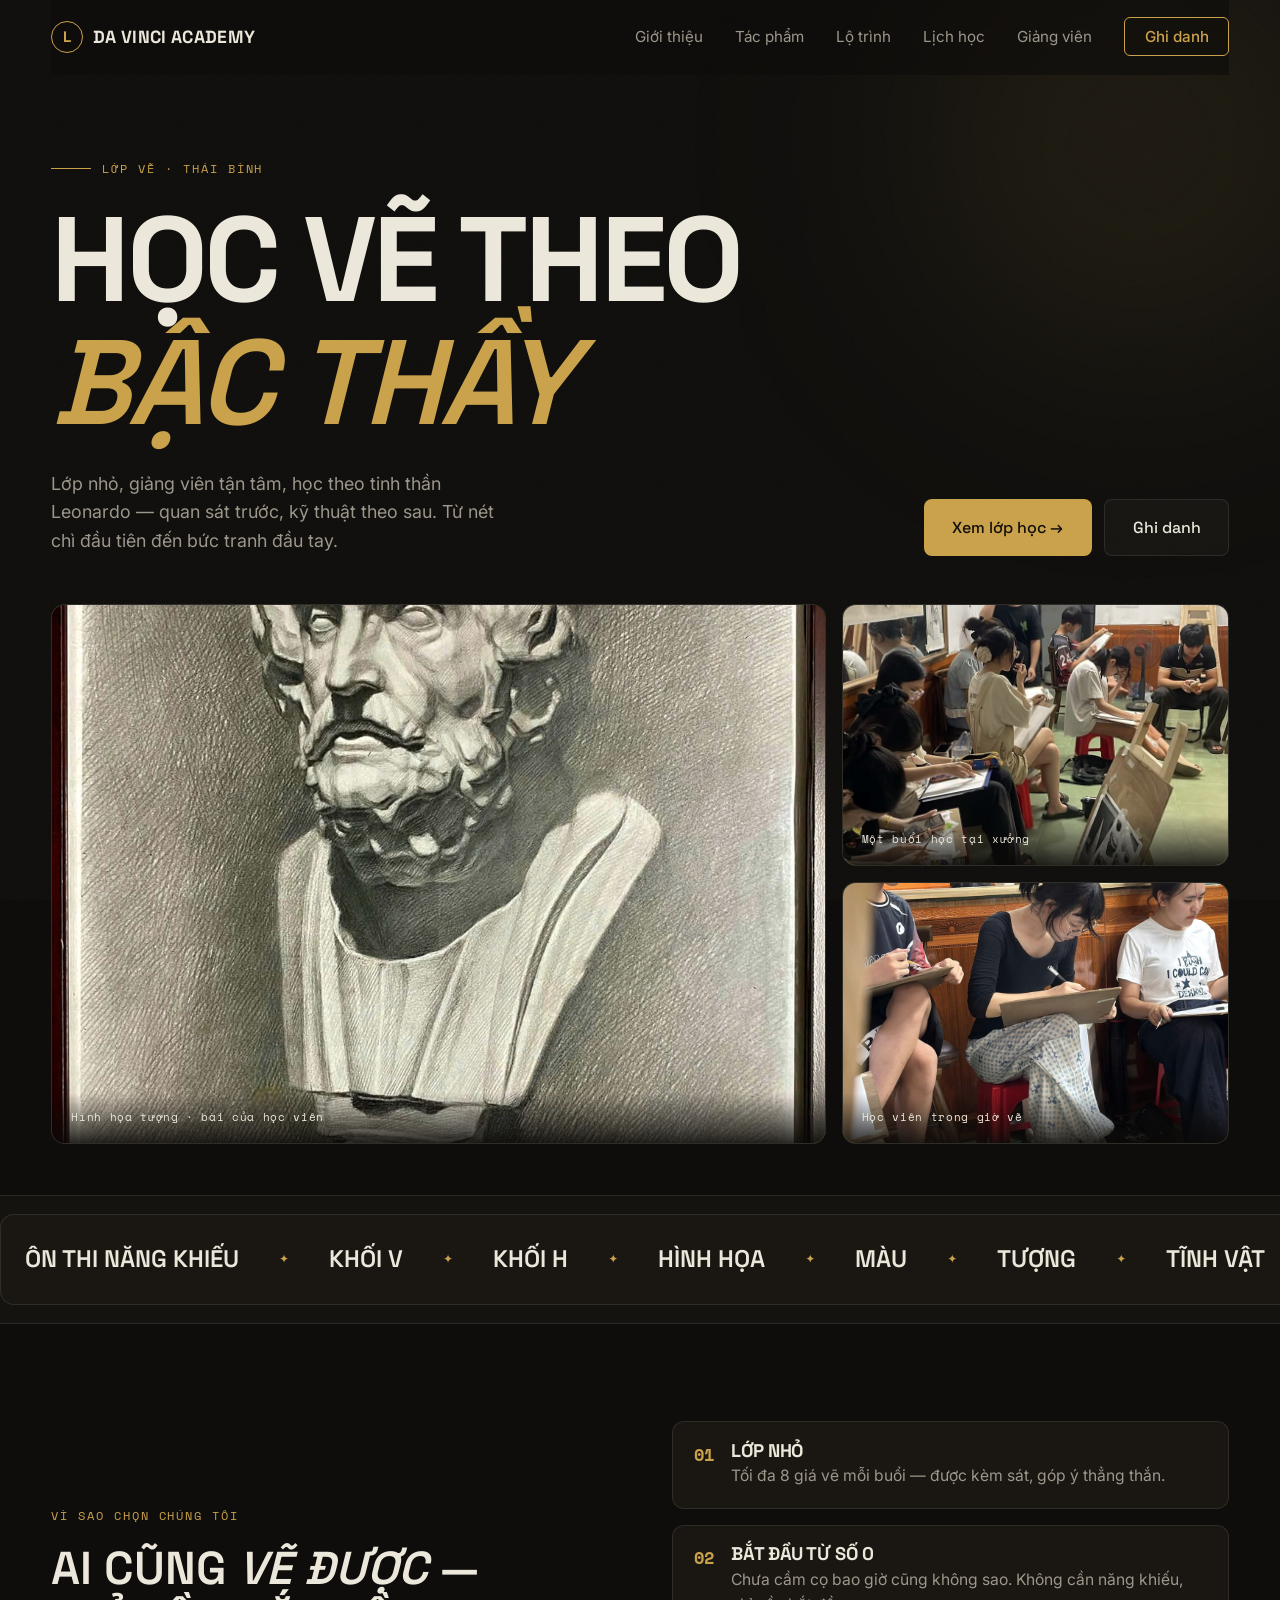
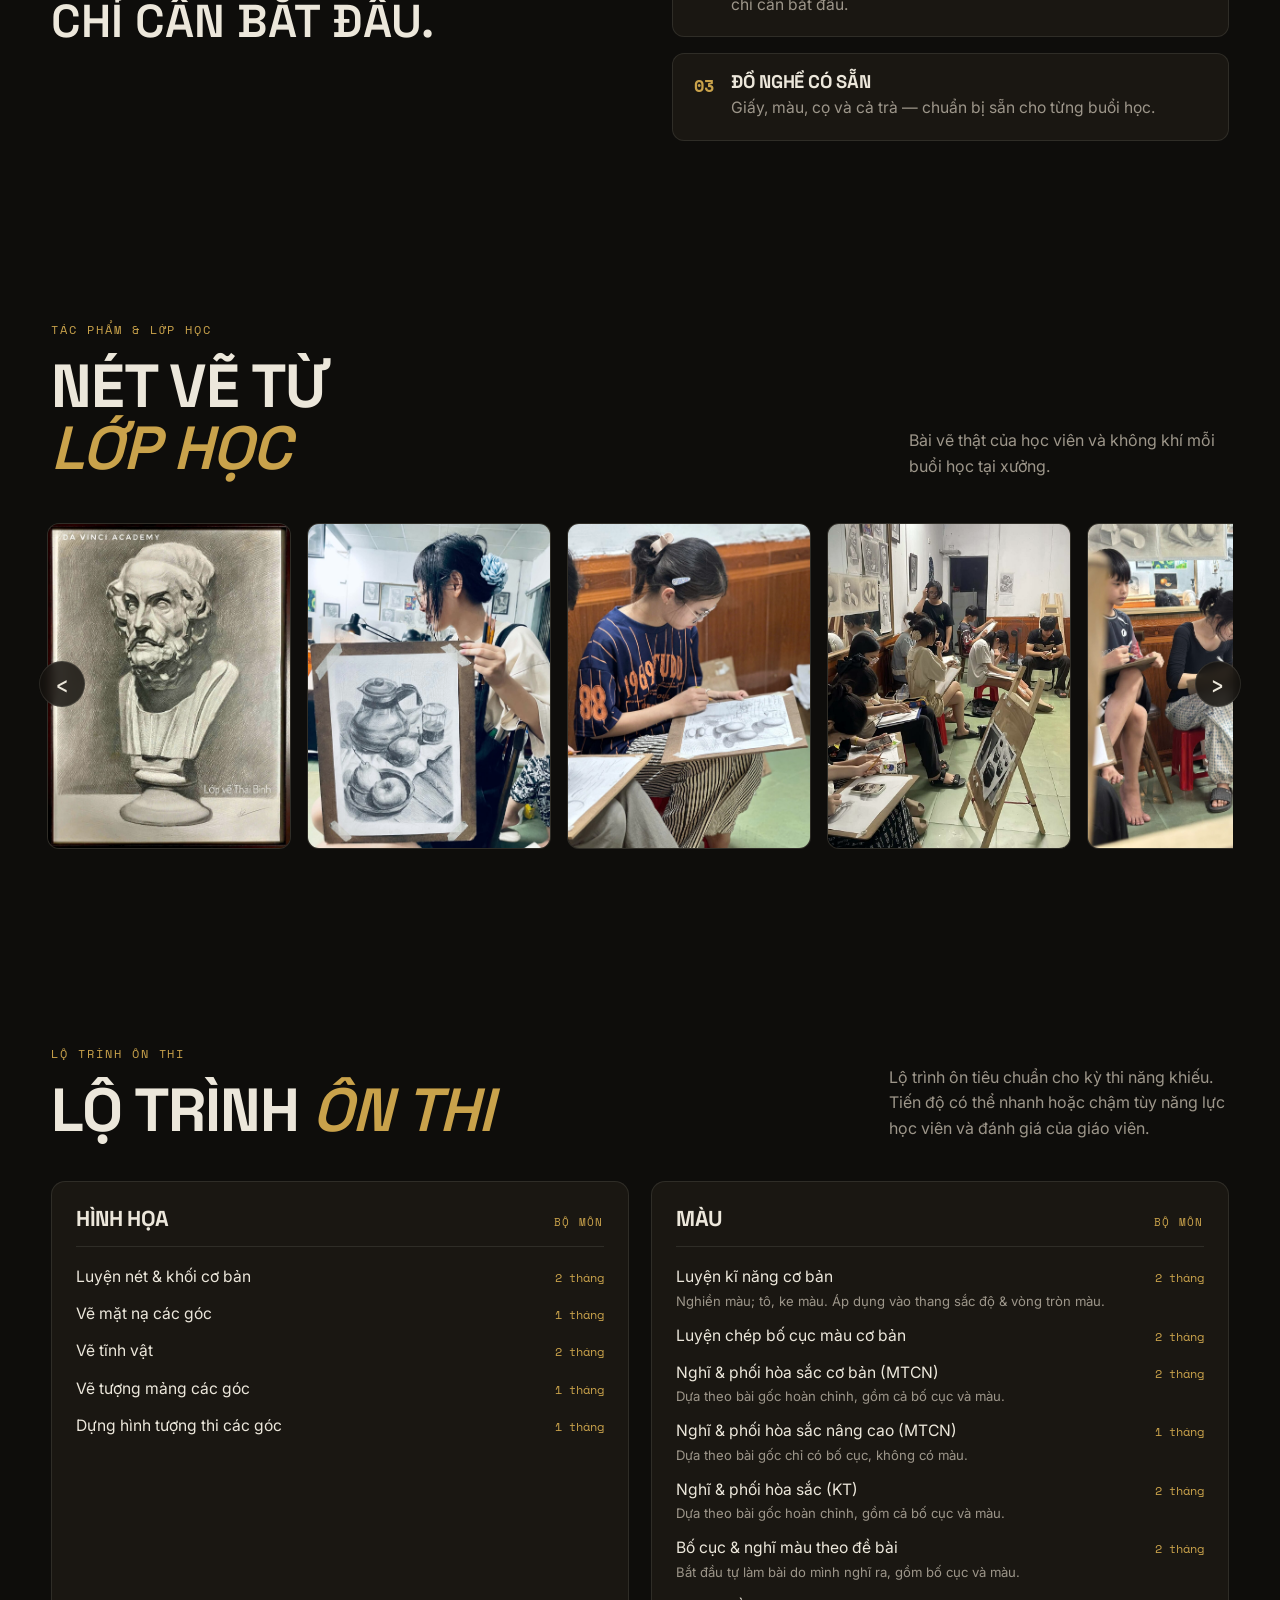
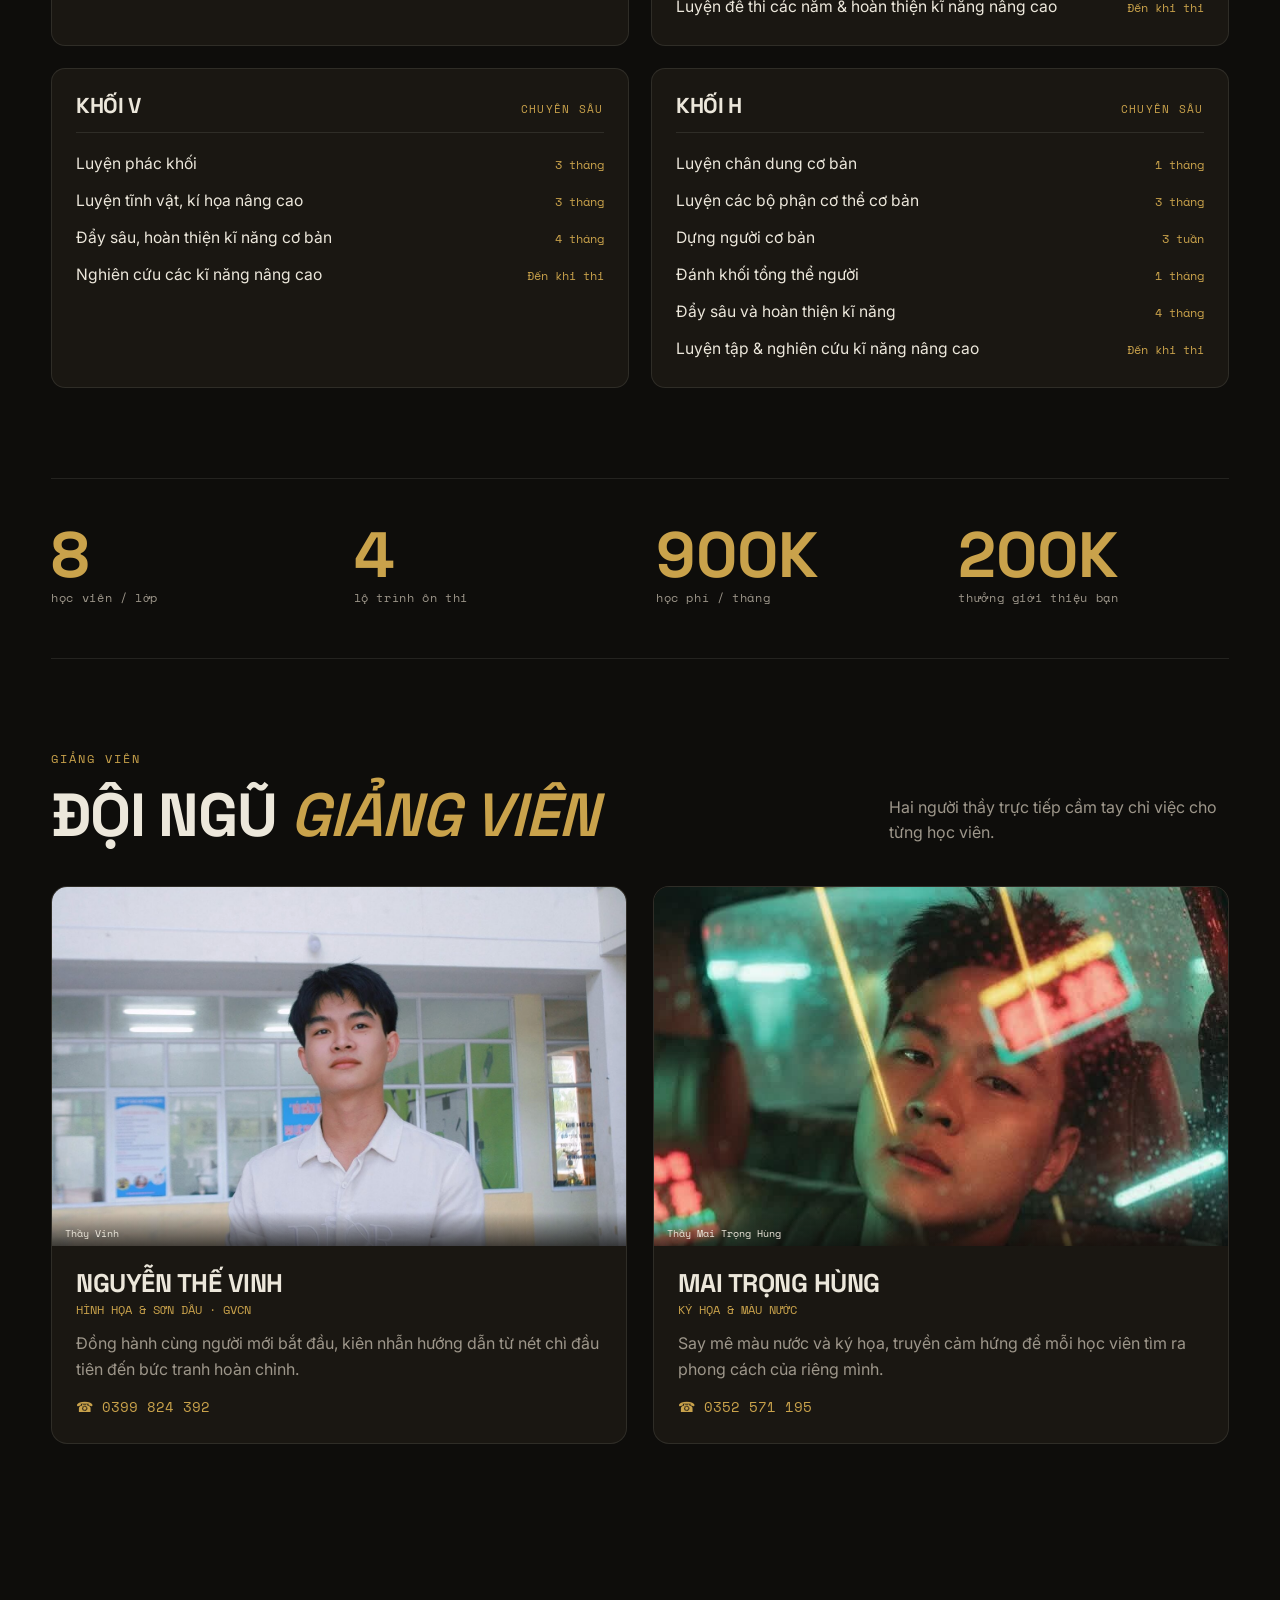
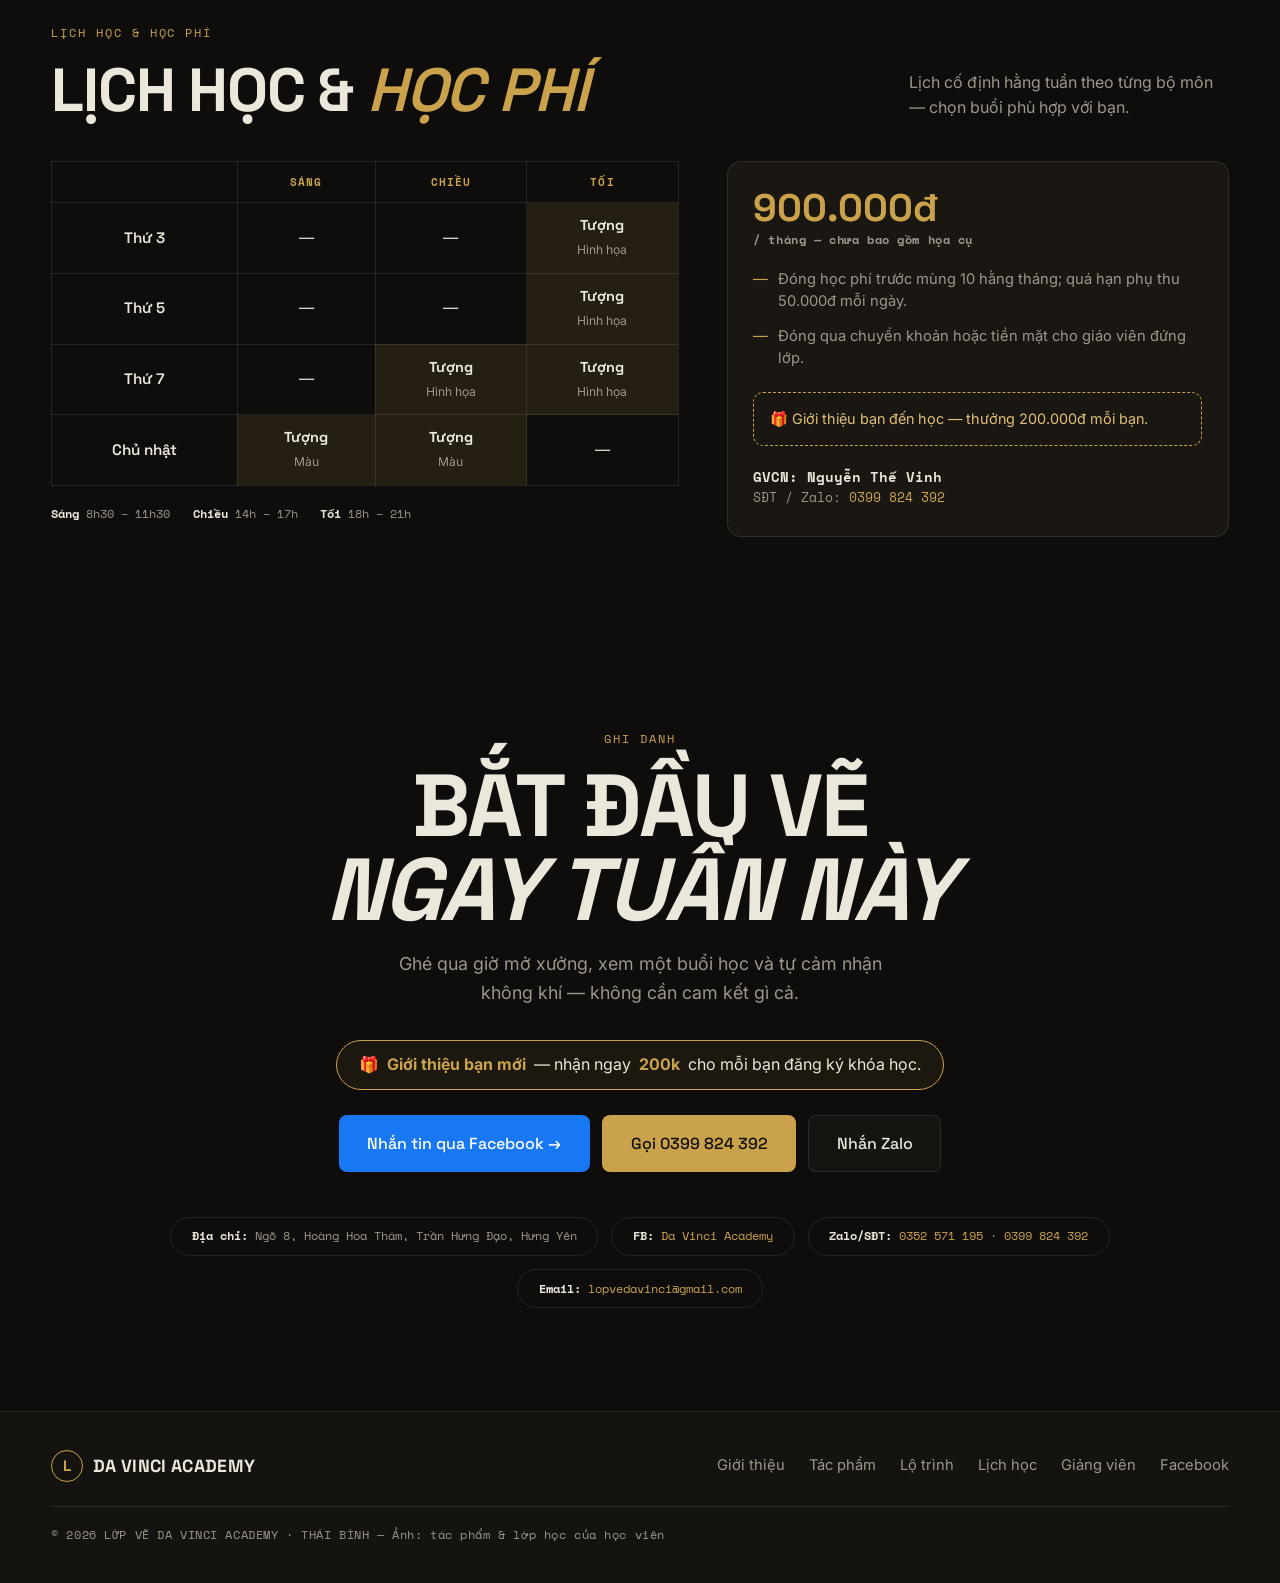
<file: index.html>
<!DOCTYPE html>
<html lang="vi">
<head>
<meta charset="UTF-8" />
<meta name="viewport" content="width=device-width, initial-scale=1.0" />
<meta name="description" content="Lớp vẽ Da Vinci Academy | Thái Bình — học vẽ theo tinh thần bậc thầy Phục Hưng. Giảng viên Vinh & Mai Trọng Hùng. Ký họa, màu nước, sơn dầu." />
<title>DA VINCI ACADEMY — Thái Bình</title>
<link rel="preconnect" href="https://fonts.googleapis.com" />
<link rel="preconnect" href="https://fonts.gstatic.com" crossorigin />
<link href="https://fonts.googleapis.com/css2?family=Space+Grotesk:wght@500;600;700&family=Space+Mono:wght@400;700&family=Inter:wght@400;500;600&display=swap" rel="stylesheet" />
<style>
:root{
  --bg:#0e0d0b;
  --bg2:#15130f;
  --card:#1a1712;
  --ink:#ece7db;
  --muted:#9d968a;
  --line:rgba(236,231,219,.1);
  --gold:#c9a24b;
  --gold-soft:#e0c079;
  --sanguine:#b0603f;
  --display:"Space Grotesk",system-ui,sans-serif;
  --mono:"Space Mono",monospace;
  --body:"Inter",system-ui,sans-serif;
}
*{box-sizing:border-box;margin:0;padding:0}
html{scroll-behavior:smooth}
body{font-family:var(--body);color:var(--ink);background:var(--bg);line-height:1.6;-webkit-font-smoothing:antialiased;overflow-x:hidden}
.wrap{width:min(1240px,92%);margin-inline:auto;position:relative;z-index:2}
a{color:inherit;text-decoration:none}
img{display:block;max-width:100%}
h1,h2,h3{font-family:var(--display);font-weight:700;line-height:1.02;letter-spacing:-.02em}

.glow{position:fixed;width:600px;height:600px;border-radius:50%;filter:blur(120px);background:radial-gradient(circle,rgba(201,162,75,.16),transparent 70%);top:-160px;right:-160px;z-index:0;pointer-events:none}
.grain{position:fixed;inset:0;z-index:1;pointer-events:none;opacity:.04;
  background-image:url("data:image/svg+xml,%3Csvg xmlns='http://www.w3.org/2000/svg' width='120' height='120'%3E%3Cfilter id='n'%3E%3CfeTurbulence type='fractalNoise' baseFrequency='.85' numOctaves='2'/%3E%3C/filter%3E%3Crect width='120' height='120' filter='url(%23n)'/%3E%3C/svg%3E")}

.mono{font-family:var(--mono);font-size:.76rem;letter-spacing:.16em;text-transform:uppercase}
.gold{color:var(--gold)}

/* ===== Nav ===== */
.nav{display:flex;align-items:center;justify-content:space-between;padding:1.3rem 0;position:sticky;top:0;background:rgba(14,13,11,.6);backdrop-filter:blur(14px);z-index:60;border-bottom:1px solid transparent;transition:border-color .3s}
.nav.stuck{border-color:var(--line)}
.brand{font-family:var(--display);font-weight:700;font-size:1.1rem;letter-spacing:.02em;display:flex;align-items:center;gap:.6rem}
.brand .seal{width:32px;height:32px;border:1px solid var(--gold);border-radius:50%;display:grid;place-items:center;color:var(--gold);font-family:var(--display);font-size:.95rem}
.nav-links{display:flex;align-items:center;gap:2rem;list-style:none}
.nav-links a{font-size:.95rem;color:var(--muted);transition:color .2s}
.nav-links a:hover{color:var(--ink)}
.nav-cta{border:1px solid var(--gold);color:var(--gold)!important;padding:.55rem 1.2rem;border-radius:6px;font-weight:500;font-size:.9rem}
.nav-cta:hover{background:var(--gold);color:#12100b!important}
.burger{display:none;flex-direction:column;gap:5px;background:none;border:0;cursor:pointer}
.burger span{width:26px;height:2px;background:var(--ink);border-radius:2px}

/* ===== Hero ===== */
.hero{padding:clamp(2.5rem,6vw,5rem) 0 clamp(2.5rem,4vw,4rem)}
.hero .mono{color:var(--gold);margin-bottom:1.3rem;display:inline-flex;align-items:center;gap:.7rem}
.hero .mono::before{content:"";width:40px;height:1px;background:var(--gold)}
.hero h1{font-size:clamp(3rem,9.5vw,7.5rem);font-weight:700;letter-spacing:-.03em;text-transform:uppercase}
.hero h1 em{font-style:italic;font-family:var(--display);color:var(--gold);font-weight:600}
.hero-sub{display:flex;justify-content:space-between;align-items:flex-end;gap:2rem;flex-wrap:wrap;margin-top:1.6rem}
.hero-sub p{max-width:42ch;color:var(--muted);font-size:1.12rem}
.hero-actions{display:flex;gap:.8rem;flex-wrap:wrap}
.btn{display:inline-flex;align-items:center;gap:.5rem;font-family:var(--display);font-weight:500;font-size:1rem;padding:.9rem 1.7rem;border-radius:8px;cursor:pointer;transition:transform .2s,background .2s,color .2s,border-color .2s;border:1px solid transparent}
.btn-gold{background:var(--gold);color:#12100b}
.btn-gold:hover{background:var(--gold-soft);transform:translateY(-3px)}
.btn-ghost{border-color:var(--line);color:var(--ink);background:rgba(236,231,219,.03)}
.btn-ghost:hover{border-color:var(--gold);color:var(--gold);transform:translateY(-3px)}

.hero-visual{margin-top:clamp(2rem,4vw,3rem);display:grid;grid-template-columns:2fr 1fr;gap:1rem;height:clamp(340px,46vw,540px)}
.ph{position:relative;overflow:hidden;border-radius:14px;border:1px solid var(--line);background:var(--card)}
.ph img{position:absolute;inset:0;width:100%;height:100%;object-fit:cover;filter:saturate(.92) contrast(1.02)}
.ph .cap{position:absolute;left:0;right:0;bottom:0;padding:1rem 1.2rem;font-family:var(--mono);font-size:.68rem;letter-spacing:.06em;color:var(--ink);background:linear-gradient(transparent,rgba(10,9,7,.85));z-index:2}
.hero-side{display:grid;grid-template-rows:1fr 1fr;gap:1rem}

/* ===== Marquee ===== */
.strip{border-block:1px solid var(--line);padding:1.1rem 0;overflow:hidden;white-space:nowrap;background:var(--bg2)}
.strip .track{display:inline-flex;gap:2.5rem;font-family:var(--display);font-weight:600;font-size:1.5rem;text-transform:uppercase;color:var(--ink);animation:slide 24s linear infinite}
.strip .track span{display:inline-flex;align-items:center;gap:2.5rem}
.strip .track span::after{content:"✦";font-size:.75rem;color:var(--gold)}
@keyframes slide{to{transform:translateX(-50%)}}

/* ===== Section ===== */
.sec{padding:clamp(3.5rem,7vw,7rem) 0}
.eyebrow{font-family:var(--mono);font-size:.76rem;letter-spacing:.16em;text-transform:uppercase;color:var(--gold);margin-bottom:1rem;display:block}
.sec-title{font-size:clamp(2.1rem,5vw,3.8rem);font-weight:700;text-transform:uppercase}
.sec-title em{font-style:italic;color:var(--gold);font-weight:600}
.two{display:grid;grid-template-columns:1fr 1fr;gap:clamp(2rem,5vw,5rem);align-items:center}

/* about */
.statement{font-family:var(--display);font-size:clamp(1.8rem,3.6vw,3rem);font-weight:600;line-height:1.15;max-width:16ch;text-transform:uppercase}
.about-points{list-style:none;display:grid;gap:1rem;margin-top:.5rem}
.about-points li{display:grid;grid-template-columns:auto 1fr;gap:1.1rem;align-items:start;padding:1.2rem 1.3rem;border:1px solid var(--line);border-radius:12px;background:var(--card);transition:border-color .25s,transform .25s}
.about-points li:hover{transform:translateY(-4px);border-color:var(--gold)}
.about-points .n{font-family:var(--mono);font-weight:700;font-size:1.05rem;color:var(--gold)}
.about-points h3{font-size:1.15rem;margin-bottom:.2rem;text-transform:uppercase}
.about-points p{color:var(--muted);font-size:.98rem}

/* ===== Gallery slider ===== */
.gallery-slider{position:relative}
.slider-track{display:flex;gap:1rem;overflow-x:auto;scroll-snap-type:x mandatory;scroll-behavior:smooth;padding:.25rem .25rem 1rem;margin:0 -.25rem;-ms-overflow-style:none;scrollbar-width:none}
.slider-track::-webkit-scrollbar{display:none}
.art{flex:0 0 auto;width:clamp(190px,22vw,244px);scroll-snap-align:start;position:relative;border-radius:12px;overflow:hidden;border:1px solid var(--line);aspect-ratio:3/4;background:var(--card)}
.slider-btn{position:absolute;top:calc(50% - .5rem);transform:translateY(-50%);z-index:5;width:46px;height:46px;border-radius:50%;border:1px solid var(--line);background:rgba(20,18,14,.82);backdrop-filter:blur(6px);color:var(--ink);font-family:var(--display);font-size:1.7rem;line-height:1;cursor:pointer;display:grid;place-items:center;transition:background .2s,border-color .2s,color .2s}
.slider-btn:hover{border-color:var(--gold);color:var(--gold)}
.slider-btn.prev{left:-12px}
.slider-btn.next{right:-12px}
@media(max-width:600px){.slider-btn{display:none}}
.art img{width:100%;height:100%;object-fit:cover;filter:saturate(.9) contrast(1.02);transition:transform .5s,filter .4s}
.art:hover img{transform:scale(1.05);filter:saturate(1)}
.art figcaption{position:absolute;left:0;right:0;bottom:0;padding:.9rem 1rem;font-family:var(--mono);font-size:.66rem;letter-spacing:.05em;color:var(--ink);background:linear-gradient(transparent,rgba(10,9,7,.88));opacity:0;transform:translateY(8px);transition:.3s}
.art:hover figcaption{opacity:1;transform:none}

/* ===== Classes ===== */
.classes-head{display:flex;justify-content:space-between;align-items:flex-end;flex-wrap:wrap;gap:1rem;margin-bottom:2.5rem}
.class-row{display:grid;grid-template-columns:80px 1.1fr 1.4fr 150px;gap:1.5rem;align-items:center;padding:2rem 1.2rem;border:1px solid var(--line);border-radius:14px;margin-bottom:1rem;background:var(--card);position:relative;overflow:hidden;transition:transform .25s,border-color .25s}
.class-row::before{content:"";position:absolute;left:0;top:0;bottom:0;width:4px;background:var(--gold);opacity:.45;transition:opacity .25s,width .25s}
.class-row:hover{transform:translateX(6px);border-color:var(--gold)}
.class-row:hover::before{opacity:1;width:7px}
.class-row .num{font-family:var(--display);font-size:1.9rem;font-weight:700;color:transparent;-webkit-text-stroke:1.3px var(--muted)}
.class-row h3{font-size:clamp(1.4rem,2.6vw,2rem);text-transform:uppercase}
.class-row .desc{color:var(--muted)}
.class-row .info{text-align:right;font-family:var(--mono);font-size:.82rem}
.class-row .info b{display:block;color:var(--ink);font-size:.98rem}
.class-row .info span{color:var(--muted)}
.class-row .arrow{font-family:var(--display);color:var(--gold);font-size:1.3rem;opacity:0;transition:opacity .25s,transform .25s}
.class-row:hover .arrow{opacity:1;transform:translateX(4px)}

/* ===== Numbers ===== */
.numbers{border-block:1px solid var(--line);padding:clamp(2.2rem,5vw,3rem) 0;display:grid;grid-template-columns:repeat(4,1fr);gap:2rem}
.numbers .stat b{font-family:var(--display);font-size:clamp(2.6rem,6vw,4rem);font-weight:700;display:block;line-height:.9;color:var(--gold)}
.numbers .stat span{color:var(--muted);font-family:var(--mono);font-size:.78rem;letter-spacing:.05em}

/* ===== Instructors ===== */
.teachers{display:grid;grid-template-columns:1fr 1fr;gap:1.6rem}
.teacher{border:1px solid var(--line);border-radius:16px;overflow:hidden;background:var(--card);transition:transform .25s,border-color .25s}
.teacher:hover{transform:translateY(-6px);border-color:var(--gold)}
.teacher .t-pic{aspect-ratio:16/10;position:relative;display:grid;place-items:center;background:radial-gradient(circle at 50% 40%,#241f17,#14110c);overflow:hidden}
.teacher .t-pic img{position:absolute;inset:0;width:100%;height:100%;object-fit:cover;object-position:center 30%;filter:saturate(.95) contrast(1.02)}
.teacher .t-pic .note{position:absolute;bottom:.8rem;left:1rem;font-family:var(--mono);font-size:.64rem;color:var(--ink);background:linear-gradient(transparent,rgba(10,9,7,.7));padding:.9rem .8rem .2rem;left:0;right:0;bottom:0}
.teacher .t-body{padding:1.5rem}
.teacher h3{font-size:1.6rem;text-transform:uppercase;margin-bottom:.25rem}
.teacher .t-role{font-family:var(--mono);font-size:.78rem;color:var(--gold);margin-bottom:.7rem;text-transform:uppercase}
.teacher .t-desc{color:var(--muted);font-size:1rem}

/* ===== CTA ===== */
.cta{text-align:center;padding:clamp(4rem,8vw,7rem) 0}
.cta h2{font-size:clamp(2.6rem,7vw,5.5rem);font-weight:700;text-transform:uppercase;line-height:.95}
.cta p{color:var(--muted);font-size:1.12rem;margin:1.2rem auto 2rem;max-width:44ch}
.cta p.referral{color:var(--ink);font-size:1rem;max-width:none;margin:0 auto 1.6rem;display:inline-flex;align-items:center;gap:.5rem;padding:.7rem 1.4rem;border:1px solid var(--gold);border-radius:100px;background:rgba(201,162,75,.08)}
.cta p.referral b{color:var(--gold)}
.socials{display:flex;justify-content:center;gap:.8rem;flex-wrap:wrap}
.btn-fb{background:#1877f2;color:#fff}
.btn-fb:hover{filter:brightness(1.1);transform:translateY(-3px)}
.cta-meta{display:flex;justify-content:center;gap:.8rem;flex-wrap:wrap;margin-top:2.8rem}
.cta-meta div{border:1px solid var(--line);border-radius:100px;padding:.55rem 1.3rem;font-family:var(--mono);font-size:.78rem;color:var(--muted)}
.cta-meta b{color:var(--ink)}
.cta-meta .todo{color:var(--sanguine)}

/* ===== Footer ===== */
.ftr{border-top:1px solid var(--line);padding:2.4rem 0;background:var(--bg2)}
.ftr-in{display:flex;justify-content:space-between;align-items:center;flex-wrap:wrap;gap:1rem}
.ftr-nav{display:flex;gap:1.5rem;flex-wrap:wrap}
.ftr-nav a{color:var(--muted);font-size:.92rem}
.ftr-nav a:hover{color:var(--gold)}
.ftr-copy{color:var(--muted);font-family:var(--mono);font-size:.72rem;letter-spacing:.05em;flex-basis:100%;padding-top:1.2rem;border-top:1px solid var(--line);margin-top:.5rem}

/* ===== Roadmap ===== */
.roadmap{display:grid;grid-template-columns:1fr 1fr;gap:1.4rem}
.track{border:1px solid var(--line);border-radius:14px;background:var(--card);padding:1.6rem 1.5rem;transition:border-color .25s,transform .25s}
.track:hover{border-color:var(--gold);transform:translateY(-4px)}
.track-head{display:flex;align-items:baseline;justify-content:space-between;gap:1rem;margin-bottom:1.1rem;padding-bottom:.9rem;border-bottom:1px solid var(--line)}
.track-head h3{font-size:1.35rem;text-transform:uppercase}
.track-head .tag{font-family:var(--mono);font-size:.68rem;letter-spacing:.12em;color:var(--gold);text-transform:uppercase;white-space:nowrap}
.track ul{list-style:none;display:grid;gap:.75rem}
.track li{display:grid;grid-template-columns:1fr auto;gap:1rem;align-items:baseline}
.track li .s{color:var(--ink);font-size:.98rem}
.track li .s small{display:block;color:var(--muted);font-size:.82rem;margin-top:.15rem;line-height:1.45}
.track li .d{font-family:var(--mono);font-size:.78rem;color:var(--gold);white-space:nowrap;text-align:right}

/* ===== Schedule & Tuition ===== */
.sched-tuition{display:grid;grid-template-columns:1.25fr 1fr;gap:clamp(1.5rem,4vw,3rem);align-items:start}
.sched{width:100%;border-collapse:collapse;font-size:.95rem}
.sched th,.sched td{border:1px solid var(--line);padding:.7rem .5rem;text-align:center;vertical-align:middle}
.sched th{font-family:var(--mono);font-size:.7rem;letter-spacing:.1em;text-transform:uppercase;color:var(--gold)}
.sched td.day{font-family:var(--display);font-weight:600;color:var(--ink)}
.sched td.on{background:rgba(201,162,75,.12)}
.sched td.on b{display:block;font-family:var(--display);font-size:.9rem;color:var(--ink)}
.sched td.on span{font-size:.76rem;color:var(--muted)}
.sched-times{margin-top:1.1rem;font-family:var(--mono);font-size:.78rem;color:var(--muted);display:flex;gap:1.4rem;flex-wrap:wrap}
.sched-times b{color:var(--ink)}
.tuition{border:1px solid var(--line);border-radius:14px;background:var(--card);padding:1.7rem 1.6rem}
.tuition .price{font-family:var(--display);font-size:2.4rem;font-weight:700;color:var(--gold);line-height:1}
.tuition .price small{display:block;font-family:var(--mono);font-size:.72rem;color:var(--muted);letter-spacing:.05em;margin-top:.4rem;text-transform:none}
.tuition ul{list-style:none;display:grid;gap:.85rem;margin-top:1.4rem}
.tuition li{display:grid;grid-template-columns:auto 1fr;gap:.6rem;color:var(--muted);font-size:.92rem;line-height:1.5}
.tuition li::before{content:"—";color:var(--gold)}
.tuition .bonus{margin-top:1.4rem;padding:.9rem 1rem;border:1px dashed var(--gold);border-radius:10px;color:var(--gold-soft);font-size:.9rem}
.tuition .gvcn{margin-top:1.2rem;font-family:var(--mono);font-size:.8rem;color:var(--muted)}
.tuition .gvcn b{color:var(--ink);display:block;font-size:.9rem}
.tuition .gvcn a{color:var(--gold)}

.teacher .t-contact{display:inline-flex;align-items:center;gap:.45rem;margin-top:.9rem;font-family:var(--mono);font-size:.85rem;color:var(--gold)}
.teacher .t-contact:hover{color:var(--gold-soft)}

.reveal{opacity:0;transform:translateY(22px);transition:opacity .7s,transform .7s}
.reveal.in{opacity:1;transform:none}

@media(max-width:860px){
  .two{grid-template-columns:1fr}
  .hero-visual{grid-template-columns:1fr;height:auto}
  .hero-side{grid-template-rows:none;grid-template-columns:1fr 1fr}
  .ph{height:200px}.hero-visual>.ph:first-child{height:300px}
  .class-row{grid-template-columns:60px 1fr;gap:.5rem 1rem}
  .class-row .desc,.class-row .info{grid-column:2;text-align:left}
  .numbers{grid-template-columns:1fr 1fr}
  .teachers{grid-template-columns:1fr}
  .roadmap{grid-template-columns:1fr}
  .sched-tuition{grid-template-columns:1fr}
}
@media(max-width:600px){
  .nav-links{position:absolute;top:100%;left:0;right:0;flex-direction:column;gap:0;background:var(--bg2);border-bottom:1px solid var(--line);max-height:0;overflow:hidden;transition:max-height .35s;padding:0 5%}
  .nav-links.open{max-height:440px;padding:1rem 5%}
  .nav-links li{width:100%;padding:.55rem 0}
  .burger{display:flex}
  .hero-side{grid-template-columns:1fr}
  .numbers{grid-template-columns:1fr 1fr}
}
</style>
</head>
<body id="top">
<div class="glow"></div><div class="grain"></div>

<div class="wrap">
  <!-- Nav -->
  <nav class="nav" id="nav">
    <a href="#top" class="brand"><span class="seal">L</span>DA VINCI ACADEMY</a>
    <button class="burger" aria-label="Mở menu"><span></span><span></span><span></span></button>
    <ul class="nav-links">
      <li><a href="#about">Giới thiệu</a></li>
      <li><a href="#gallery">Tác phẩm</a></li>
      <li><a href="#classes">Lộ trình</a></li>
      <li><a href="#schedule">Lịch học</a></li>
      <li><a href="#master">Giảng viên</a></li>
      <li><a href="#enroll" class="nav-cta">Ghi danh</a></li>
    </ul>
  </nav>

  <!-- Hero -->
  <header class="hero">
    <span class="mono reveal">Lớp vẽ · Thái Bình</span>
    <h1 class="reveal">Học vẽ theo<br /><em>bậc thầy</em></h1>
    <div class="hero-sub reveal">
      <p>Lớp nhỏ, giảng viên tận tâm, học theo tinh thần Leonardo — quan sát trước, kỹ thuật theo sau. Từ nét chì đầu tiên đến bức tranh đầu tay.</p>
      <div class="hero-actions">
        <a href="#classes" class="btn btn-gold">Xem lớp học →</a>
        <a href="#enroll" class="btn btn-ghost">Ghi danh</a>
      </div>
    </div>

    <div class="hero-visual reveal">
      <div class="ph"><img src="assets/work-bust.jpg" alt="Bài hình họa tượng chì than tại Da Vinci Academy" loading="lazy" /><span class="cap">Hình họa tượng · bài của học viên</span></div>
      <div class="hero-side">
        <div class="ph"><img src="assets/class-studio.jpg" alt="Không khí buổi học tại lớp vẽ Da Vinci Academy" loading="lazy" /><span class="cap">Một buổi học tại xưởng</span></div>
        <div class="ph"><img src="assets/class-trio.jpg" alt="Học viên tập trung vẽ trong lớp" loading="lazy" /><span class="cap">Học viên trong giờ vẽ</span></div>
      </div>
    </div>
  </header>
</div>

<!-- Marquee -->
<div class="strip">
  <div class="track">
    <span>Ôn thi năng khiếu</span><span>Khối V</span><span>Khối H</span><span>Hình họa</span><span>Màu</span><span>Tượng</span><span>Tĩnh vật</span>
    <span>Ôn thi năng khiếu</span><span>Khối V</span><span>Khối H</span><span>Hình họa</span><span>Màu</span><span>Tượng</span><span>Tĩnh vật</span>
  </div>
</div>

<div class="wrap">
  <!-- About -->
  <section class="sec two" id="about">
    <div class="reveal">
      <span class="eyebrow">Vì sao chọn chúng tôi</span>
      <p class="statement">Ai cũng <em>vẽ được</em> — chỉ cần bắt đầu.</p>
    </div>
    <ul class="about-points reveal">
      <li><span class="n">01</span><div><h3>Lớp nhỏ</h3><p>Tối đa 8 giá vẽ mỗi buổi — được kèm sát, góp ý thẳng thắn.</p></div></li>
      <li><span class="n">02</span><div><h3>Bắt đầu từ số 0</h3><p>Chưa cầm cọ bao giờ cũng không sao. Không cần năng khiếu, chỉ cần bắt đầu.</p></div></li>
      <li><span class="n">03</span><div><h3>Đồ nghề có sẵn</h3><p>Giấy, màu, cọ và cả trà — chuẩn bị sẵn cho từng buổi học.</p></div></li>
    </ul>
  </section>
</div>

<div class="wrap">
  <!-- Gallery -->
  <section class="sec" id="gallery">
    <div class="classes-head reveal">
      <div>
        <span class="eyebrow">Tác phẩm &amp; lớp học</span>
        <h2 class="sec-title">Nét vẽ từ<br /><em>lớp học</em></h2>
      </div>
      <p style="max-width:32ch;color:var(--muted)">Bài vẽ thật của học viên và không khí mỗi buổi học tại xưởng.</p>
    </div>
    <div class="gallery-slider reveal">
      <button class="slider-btn prev" type="button" aria-label="Xem ảnh trước">‹</button>
      <div class="slider-track">
      <figure class="art"><img src="assets/work-bust.jpg" alt="Bài hình họa tượng chì than" loading="lazy" /><figcaption>Hình họa tượng · bài chì than</figcaption></figure>
      <figure class="art"><img src="assets/work-stilllife.jpg" alt="Bài tĩnh vật ấm trà và hoa quả" loading="lazy" /><figcaption>Tĩnh vật · ấm trà &amp; hoa quả</figcaption></figure>
      <figure class="art"><img src="assets/class-study.jpg" alt="Học viên vẽ nghiên cứu khối cơ bản" loading="lazy" /><figcaption>Nghiên cứu khối · trứng &amp; hình cơ bản</figcaption></figure>
      <figure class="art"><img src="assets/class-studio.jpg" alt="Không khí lớp học buổi tối" loading="lazy" /><figcaption>Không khí lớp học buổi tối</figcaption></figure>
      <figure class="art"><img src="assets/class-trio.jpg" alt="Học viên tập trung vẽ trong giờ học" loading="lazy" /><figcaption>Giờ vẽ · học viên miệt mài</figcaption></figure>
      <figure class="art"><img src="assets/students/framed-bust-portrait.jpg" alt="Tượng Homer đóng khung" loading="lazy" /><figcaption>Tượng Homer · tác phẩm đóng khung</figcaption></figure>
      <figure class="art"><img src="assets/students/venus-bust.jpg" alt="Tượng nữ thần" loading="lazy" /><figcaption>Tượng nữ thần · nghiên cứu khối mặt</figcaption></figure>
      <figure class="art"><img src="assets/students/bull-skull.jpg" alt="Sọ bò và tĩnh vật" loading="lazy" /><figcaption>Sọ bò &amp; tĩnh vật · bố cục nâng cao</figcaption></figure>
      <figure class="art"><img src="assets/students/lion-sculpture.jpg" alt="Tượng sư tử" loading="lazy" /><figcaption>Tượng sư tử · tĩnh vật phức hợp</figcaption></figure>
      <figure class="art"><img src="assets/students/bust-portrait-hand.jpg" alt="Tượng bán thân" loading="lazy" /><figcaption>Tượng bán thân · dựng khối chân dung</figcaption></figure>
      <figure class="art"><img src="assets/students/still-life-apples.jpg" alt="Tĩnh vật táo và ly" loading="lazy" /><figcaption>Tĩnh vật táo &amp; ly · nghiên cứu ánh sáng</figcaption></figure>
      <figure class="art"><img src="assets/students/still-life-geometric.jpg" alt="Tĩnh vật hình khối" loading="lazy" /><figcaption>Tĩnh vật hình khối · luyện sắc độ</figcaption></figure>
      <figure class="art"><img src="assets/students/folk-gouache.jpg" alt="Tranh bột màu gói bánh chưng" loading="lazy" /><figcaption>Tranh bột màu · đề tài gói bánh chưng</figcaption></figure>
      <figure class="art"><img src="assets/students/portrait-bust-student.jpg" alt="Học viên và bài vẽ tượng" loading="lazy" /><figcaption>Học viên &amp; bài vẽ tượng chân dung</figcaption></figure>
      <figure class="art"><img src="assets/students/student-teapot.jpg" alt="Học viên vẽ ấm kim loại" loading="lazy" /><figcaption>Trong giờ học · vẽ ấm kim loại</figcaption></figure>
      <figure class="art"><img src="assets/students/student-drawing.jpg" alt="Học viên đang dựng hình" loading="lazy" /><figcaption>Trong giờ học · dựng hình tĩnh vật</figcaption></figure>
      </div>
      <button class="slider-btn next" type="button" aria-label="Xem ảnh tiếp">›</button>
    </div>
  </section>
</div>

<div class="wrap">
  <!-- Roadmap -->
  <section class="sec" id="classes">
    <div class="classes-head reveal">
      <div>
        <span class="eyebrow">Lộ trình ôn thi</span>
        <h2 class="sec-title">Lộ trình <em>ôn thi</em></h2>
      </div>
      <p style="max-width:34ch;color:var(--muted)">Lộ trình ôn tiêu chuẩn cho kỳ thi năng khiếu. Tiến độ có thể nhanh hoặc chậm tùy năng lực học viên và đánh giá của giáo viên.</p>
    </div>

    <div class="roadmap">
      <article class="track reveal">
        <div class="track-head"><h3>Hình họa</h3><span class="tag">Bộ môn</span></div>
        <ul>
          <li><span class="s">Luyện nét &amp; khối cơ bản</span><span class="d">2 tháng</span></li>
          <li><span class="s">Vẽ mặt nạ các góc</span><span class="d">1 tháng</span></li>
          <li><span class="s">Vẽ tĩnh vật</span><span class="d">2 tháng</span></li>
          <li><span class="s">Vẽ tượng mảng các góc</span><span class="d">1 tháng</span></li>
          <li><span class="s">Dựng hình tượng thi các góc</span><span class="d">1 tháng</span></li>
        </ul>
      </article>

      <article class="track reveal">
        <div class="track-head"><h3>Màu</h3><span class="tag">Bộ môn</span></div>
        <ul>
          <li><span class="s">Luyện kĩ năng cơ bản<small>Nghiền màu; tô, ke màu. Áp dụng vào thang sắc độ &amp; vòng tròn màu.</small></span><span class="d">2 tháng</span></li>
          <li><span class="s">Luyện chép bố cục màu cơ bản</span><span class="d">2 tháng</span></li>
          <li><span class="s">Nghĩ &amp; phối hòa sắc cơ bản (MTCN)<small>Dựa theo bài gốc hoàn chỉnh, gồm cả bố cục và màu.</small></span><span class="d">2 tháng</span></li>
          <li><span class="s">Nghĩ &amp; phối hòa sắc nâng cao (MTCN)<small>Dựa theo bài gốc chỉ có bố cục, không có màu.</small></span><span class="d">1 tháng</span></li>
          <li><span class="s">Nghĩ &amp; phối hòa sắc (KT)<small>Dựa theo bài gốc hoàn chỉnh, gồm cả bố cục và màu.</small></span><span class="d">2 tháng</span></li>
          <li><span class="s">Bố cục &amp; nghĩ màu theo đề bài<small>Bắt đầu tự làm bài do mình nghĩ ra, gồm bố cục và màu.</small></span><span class="d">2 tháng</span></li>
          <li><span class="s">Luyện đề thi các năm &amp; hoàn thiện kĩ năng nâng cao</span><span class="d">Đến khi thi</span></li>
        </ul>
      </article>

      <article class="track reveal">
        <div class="track-head"><h3>Khối V</h3><span class="tag">Chuyên sâu</span></div>
        <ul>
          <li><span class="s">Luyện phác khối</span><span class="d">3 tháng</span></li>
          <li><span class="s">Luyện tĩnh vật, kí họa nâng cao</span><span class="d">3 tháng</span></li>
          <li><span class="s">Đẩy sâu, hoàn thiện kĩ năng cơ bản</span><span class="d">4 tháng</span></li>
          <li><span class="s">Nghiên cứu các kĩ năng nâng cao</span><span class="d">Đến khi thi</span></li>
        </ul>
      </article>

      <article class="track reveal">
        <div class="track-head"><h3>Khối H</h3><span class="tag">Chuyên sâu</span></div>
        <ul>
          <li><span class="s">Luyện chân dung cơ bản</span><span class="d">1 tháng</span></li>
          <li><span class="s">Luyện các bộ phận cơ thể cơ bản</span><span class="d">3 tháng</span></li>
          <li><span class="s">Dựng người cơ bản</span><span class="d">3 tuần</span></li>
          <li><span class="s">Đánh khối tổng thể người</span><span class="d">1 tháng</span></li>
          <li><span class="s">Đẩy sâu và hoàn thiện kĩ năng</span><span class="d">4 tháng</span></li>
          <li><span class="s">Luyện tập &amp; nghiên cứu kĩ năng nâng cao</span><span class="d">Đến khi thi</span></li>
        </ul>
      </article>
    </div>
  </section>
</div>

<div class="wrap">
  <!-- Numbers -->
  <section class="reveal">
    <div class="numbers">
      <div class="stat"><b>8</b><span>học viên / lớp</span></div>
      <div class="stat"><b>4</b><span>lộ trình ôn thi</span></div>
      <div class="stat"><b>900K</b><span>học phí / tháng</span></div>
      <div class="stat"><b>200K</b><span>thưởng giới thiệu bạn</span></div>
    </div>
  </section>

  <!-- Instructors -->
  <section class="sec" id="master">
    <div class="classes-head reveal">
      <div>
        <span class="eyebrow">Giảng viên</span>
        <h2 class="sec-title">Đội ngũ <em>giảng viên</em></h2>
      </div>
      <p style="max-width:34ch;color:var(--muted)">Hai người thầy trực tiếp cầm tay chỉ việc cho từng học viên.</p>
    </div>
    <div class="teachers">
      <article class="teacher reveal">
        <div class="t-pic"><img src="assets/teacher-vinh.jpg" alt="Giảng viên Vinh — Da Vinci Academy" loading="lazy" /><span class="note">Thầy Vinh</span></div>
        <div class="t-body">
          <h3>Nguyễn Thế Vinh</h3>
          <p class="t-role">Hình họa &amp; Sơn dầu · GVCN</p>
          <p class="t-desc">Đồng hành cùng người mới bắt đầu, kiên nhẫn hướng dẫn từ nét chì đầu tiên đến bức tranh hoàn chỉnh.</p>
          <a class="t-contact" href="tel:0399824392">☎ 0399 824 392</a>
        </div>
      </article>
      <article class="teacher reveal">
        <div class="t-pic"><img src="assets/teacher-hung.jpg" alt="Giảng viên Mai Trọng Hùng — Da Vinci Academy" loading="lazy" /><span class="note">Thầy Mai Trọng Hùng</span></div>
        <div class="t-body">
          <h3>Mai Trọng Hùng</h3>
          <p class="t-role">Ký họa &amp; Màu nước</p>
          <p class="t-desc">Say mê màu nước và ký họa, truyền cảm hứng để mỗi học viên tìm ra phong cách của riêng mình.</p>
          <a class="t-contact" href="tel:0352571195">☎ 0352 571 195</a>
        </div>
      </article>
    </div>
  </section>

  <!-- Schedule & Tuition -->
  <section class="sec" id="schedule">
    <div class="classes-head reveal">
      <div>
        <span class="eyebrow">Lịch học &amp; Học phí</span>
        <h2 class="sec-title">Lịch học &amp; <em>học phí</em></h2>
      </div>
      <p style="max-width:32ch;color:var(--muted)">Lịch cố định hằng tuần theo từng bộ môn — chọn buổi phù hợp với bạn.</p>
    </div>

    <div class="sched-tuition">
      <div class="reveal">
        <table class="sched">
          <thead>
            <tr><th></th><th>Sáng</th><th>Chiều</th><th>Tối</th></tr>
          </thead>
          <tbody>
            <tr><td class="day">Thứ 3</td><td>—</td><td>—</td><td class="on"><b>Tượng</b><span>Hình họa</span></td></tr>
            <tr><td class="day">Thứ 5</td><td>—</td><td>—</td><td class="on"><b>Tượng</b><span>Hình họa</span></td></tr>
            <tr><td class="day">Thứ 7</td><td>—</td><td class="on"><b>Tượng</b><span>Hình họa</span></td><td class="on"><b>Tượng</b><span>Hình họa</span></td></tr>
            <tr><td class="day">Chủ nhật</td><td class="on"><b>Tượng</b><span>Màu</span></td><td class="on"><b>Tượng</b><span>Màu</span></td><td>—</td></tr>
          </tbody>
        </table>
        <div class="sched-times">
          <span><b>Sáng</b> 8h30 – 11h30</span><span><b>Chiều</b> 14h – 17h</span><span><b>Tối</b> 18h – 21h</span>
        </div>
      </div>

      <div class="tuition reveal">
        <div class="price">900.000đ<small>/ tháng — chưa bao gồm họa cụ</small></div>
        <ul>
          <li>Đóng học phí trước mùng 10 hằng tháng; quá hạn phụ thu 50.000đ mỗi ngày.</li>
          <li>Đóng qua chuyển khoản hoặc tiền mặt cho giáo viên đứng lớp.</li>
        </ul>
        <div class="bonus">🎁 Giới thiệu bạn đến học — thưởng 200.000đ mỗi bạn.</div>
        <div class="gvcn">
          <b>GVCN: Nguyễn Thế Vinh</b>
          SĐT / Zalo: <a href="tel:0399824392">0399 824 392</a>
        </div>
      </div>
    </div>
  </section>

  <!-- CTA -->
  <section class="cta reveal" id="enroll">
    <span class="eyebrow" style="display:block">Ghi danh</span>
    <h2>Bắt đầu vẽ<br /><em>ngay tuần này</em></h2>
    <p>Ghé qua giờ mở xưởng, xem một buổi học và tự cảm nhận không khí — không cần cam kết gì cả.</p>
    <p class="referral">🎁 <b>Giới thiệu bạn mới</b> — nhận ngay <b>200k</b> cho mỗi bạn đăng ký khóa học.</p>
    <div class="socials">
      <a href="https://www.facebook.com/lopvedavinciacademy/" target="_blank" rel="noopener" class="btn btn-fb">Nhắn tin qua Facebook →</a>
      <a href="tel:0399824392" class="btn btn-gold">Gọi 0399 824 392</a>
      <a href="https://zalo.me/0399824392" target="_blank" rel="noopener" class="btn btn-ghost">Nhắn Zalo</a>
    </div>
    <div class="cta-meta">
      <div><b>Địa chỉ:</b> Ngõ 8, Hoàng Hoa Thám, Trần Hưng Đạo, Hưng Yên</div>
      <div><b>FB:</b> <a href="https://www.facebook.com/lopvedavinciacademy/" target="_blank" rel="noopener" style="color:var(--gold)">Da Vinci Academy</a></div>
      <div><b>Zalo/SĐT:</b> <a href="tel:0352571195" style="color:var(--gold)">0352 571 195</a> · <a href="tel:0399824392" style="color:var(--gold)">0399 824 392</a></div>
      <div><b>Email:</b> <a href="mailto:lopvedavinci@gmail.com" style="color:var(--gold)">lopvedavinci@gmail.com</a></div>
    </div>
  </section>
</div>

<!-- Footer -->
<footer class="ftr">
  <div class="wrap ftr-in">
    <a href="#top" class="brand"><span class="seal">L</span>DA VINCI ACADEMY</a>
    <nav class="ftr-nav">
      <a href="#about">Giới thiệu</a><a href="#gallery">Tác phẩm</a><a href="#classes">Lộ trình</a><a href="#schedule">Lịch học</a><a href="#master">Giảng viên</a><a href="https://www.facebook.com/lopvedavinciacademy/" target="_blank" rel="noopener">Facebook</a>
    </nav>
    <p class="ftr-copy">© <span id="year"></span> LỚP VẼ DA VINCI ACADEMY · THÁI BÌNH — Ảnh: tác phẩm & lớp học của học viên</p>
  </div>
</footer>

<script>
  const burger=document.querySelector('.burger');
  const links=document.querySelector('.nav-links');
  burger.addEventListener('click',()=>links.classList.toggle('open'));
  links.querySelectorAll('a').forEach(a=>a.addEventListener('click',()=>links.classList.remove('open')));
  const nav=document.getElementById('nav');
  window.addEventListener('scroll',()=>nav.classList.toggle('stuck',window.scrollY>10));
  const io=new IntersectionObserver((es,o)=>es.forEach(e=>{if(e.isIntersecting){e.target.classList.add('in');o.unobserve(e.target)}}),{threshold:.1,rootMargin:'0px 0px -40px 0px'});
  document.querySelectorAll('.reveal').forEach(el=>io.observe(el));
  document.querySelectorAll('.gallery-slider').forEach(s=>{
    const track=s.querySelector('.slider-track');
    const step=()=>Math.max(track.clientWidth*.8,260);
    s.querySelector('.prev').addEventListener('click',()=>track.scrollBy({left:-step(),behavior:'smooth'}));
    s.querySelector('.next').addEventListener('click',()=>track.scrollBy({left:step(),behavior:'smooth'}));
  });
  document.getElementById('year').textContent=new Date().getFullYear();
</script>
</body>
</html>
</file>
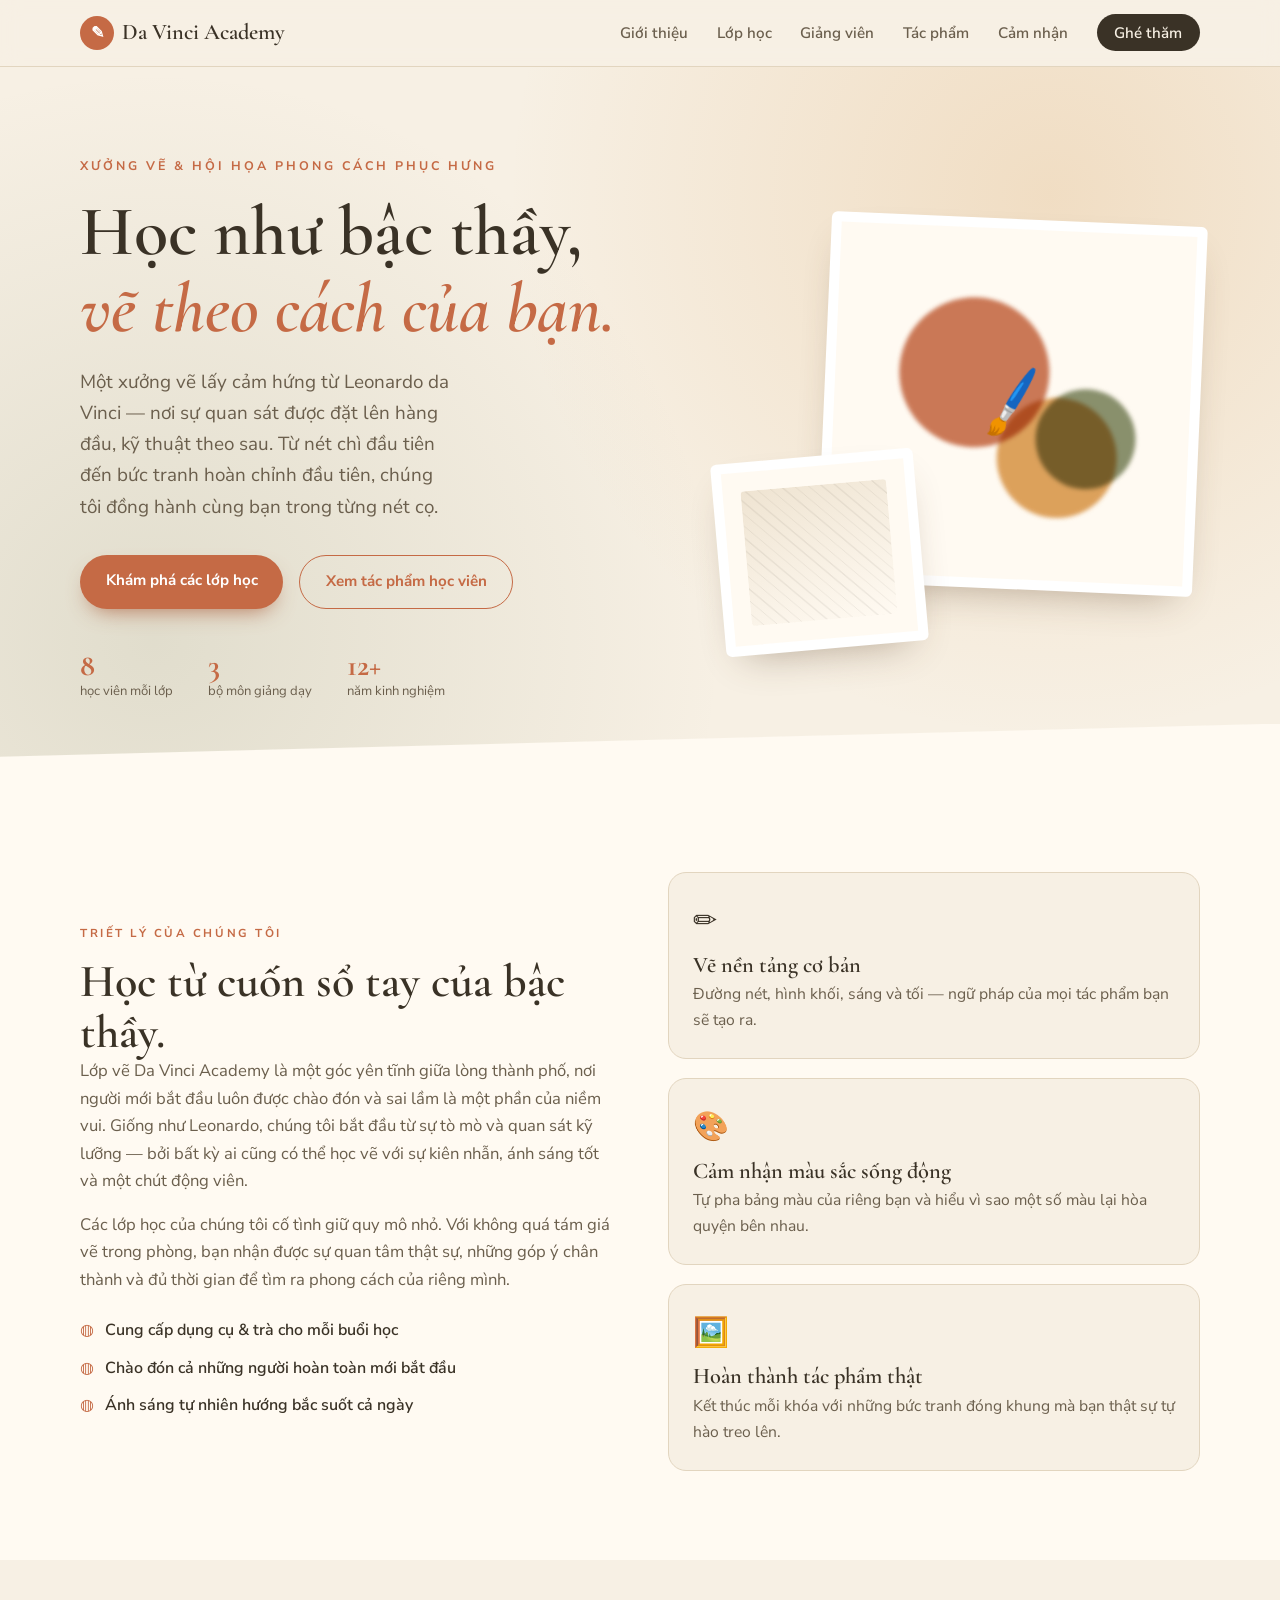
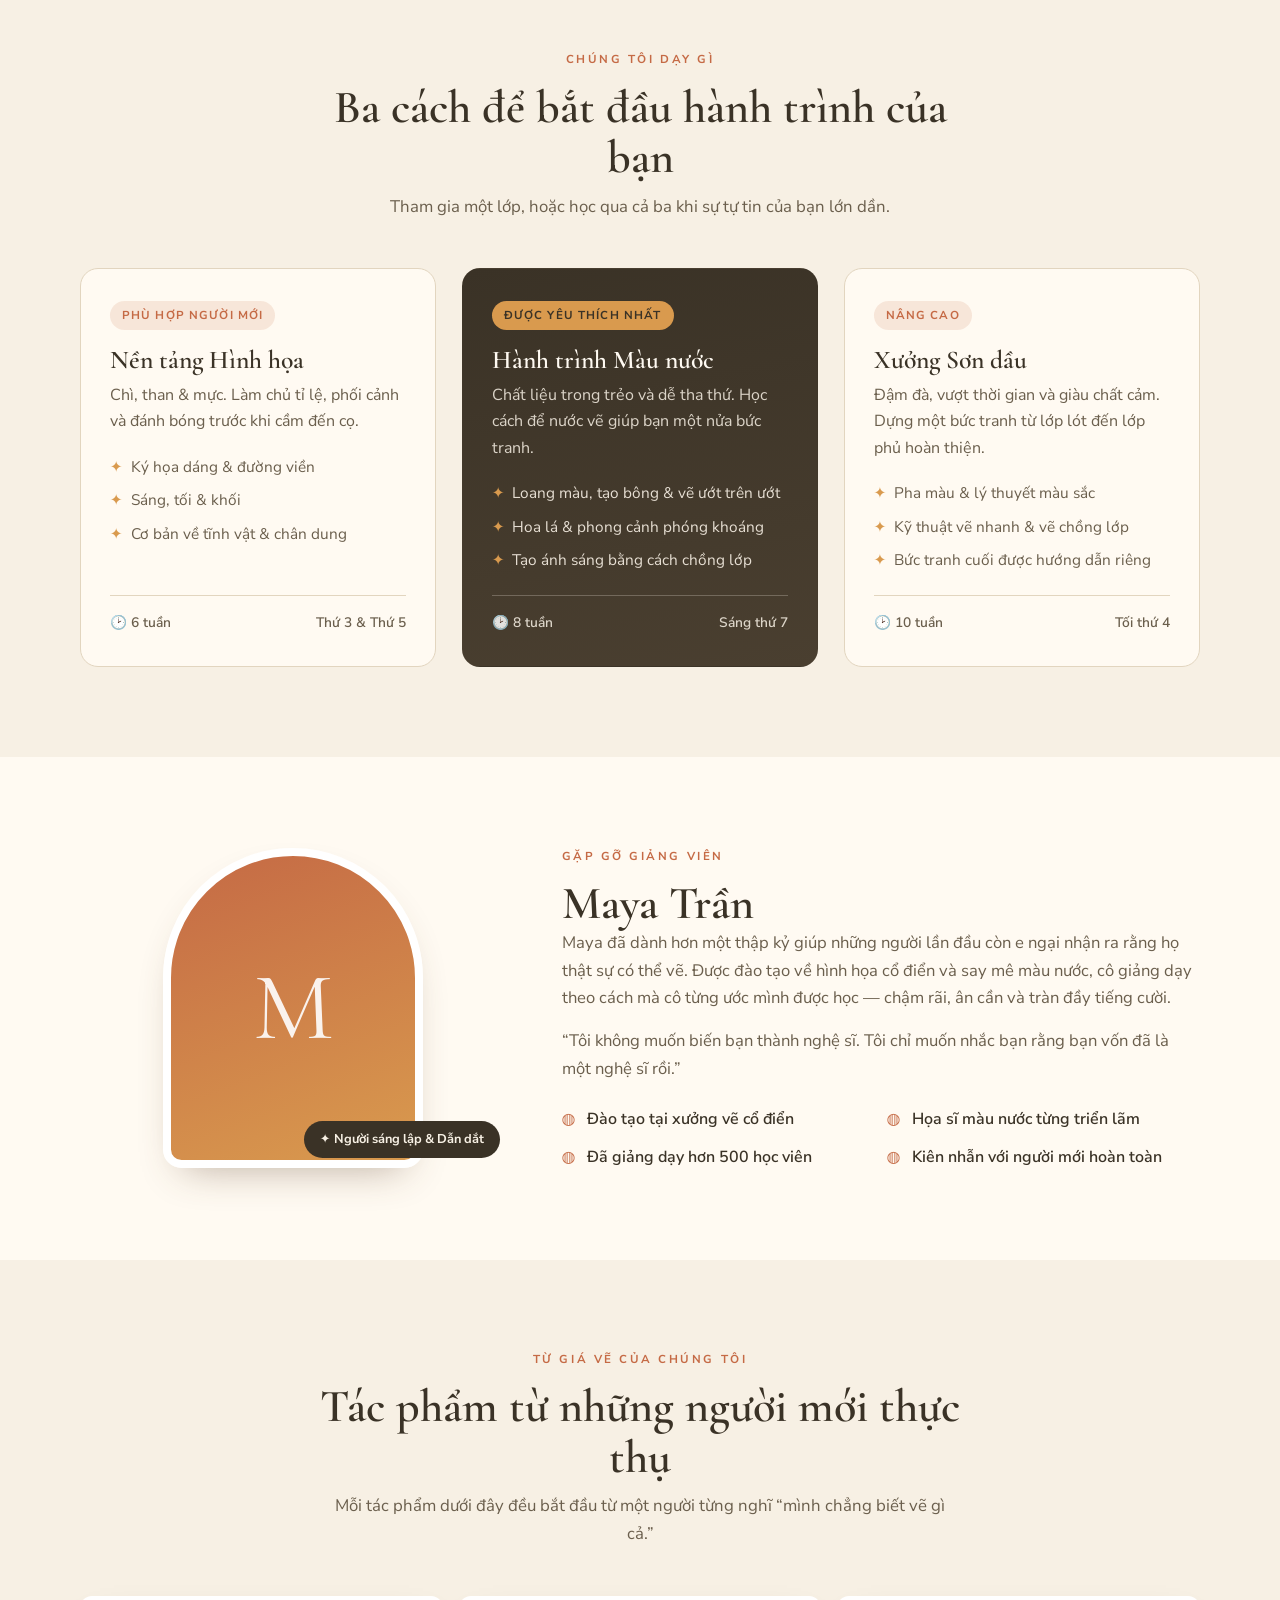
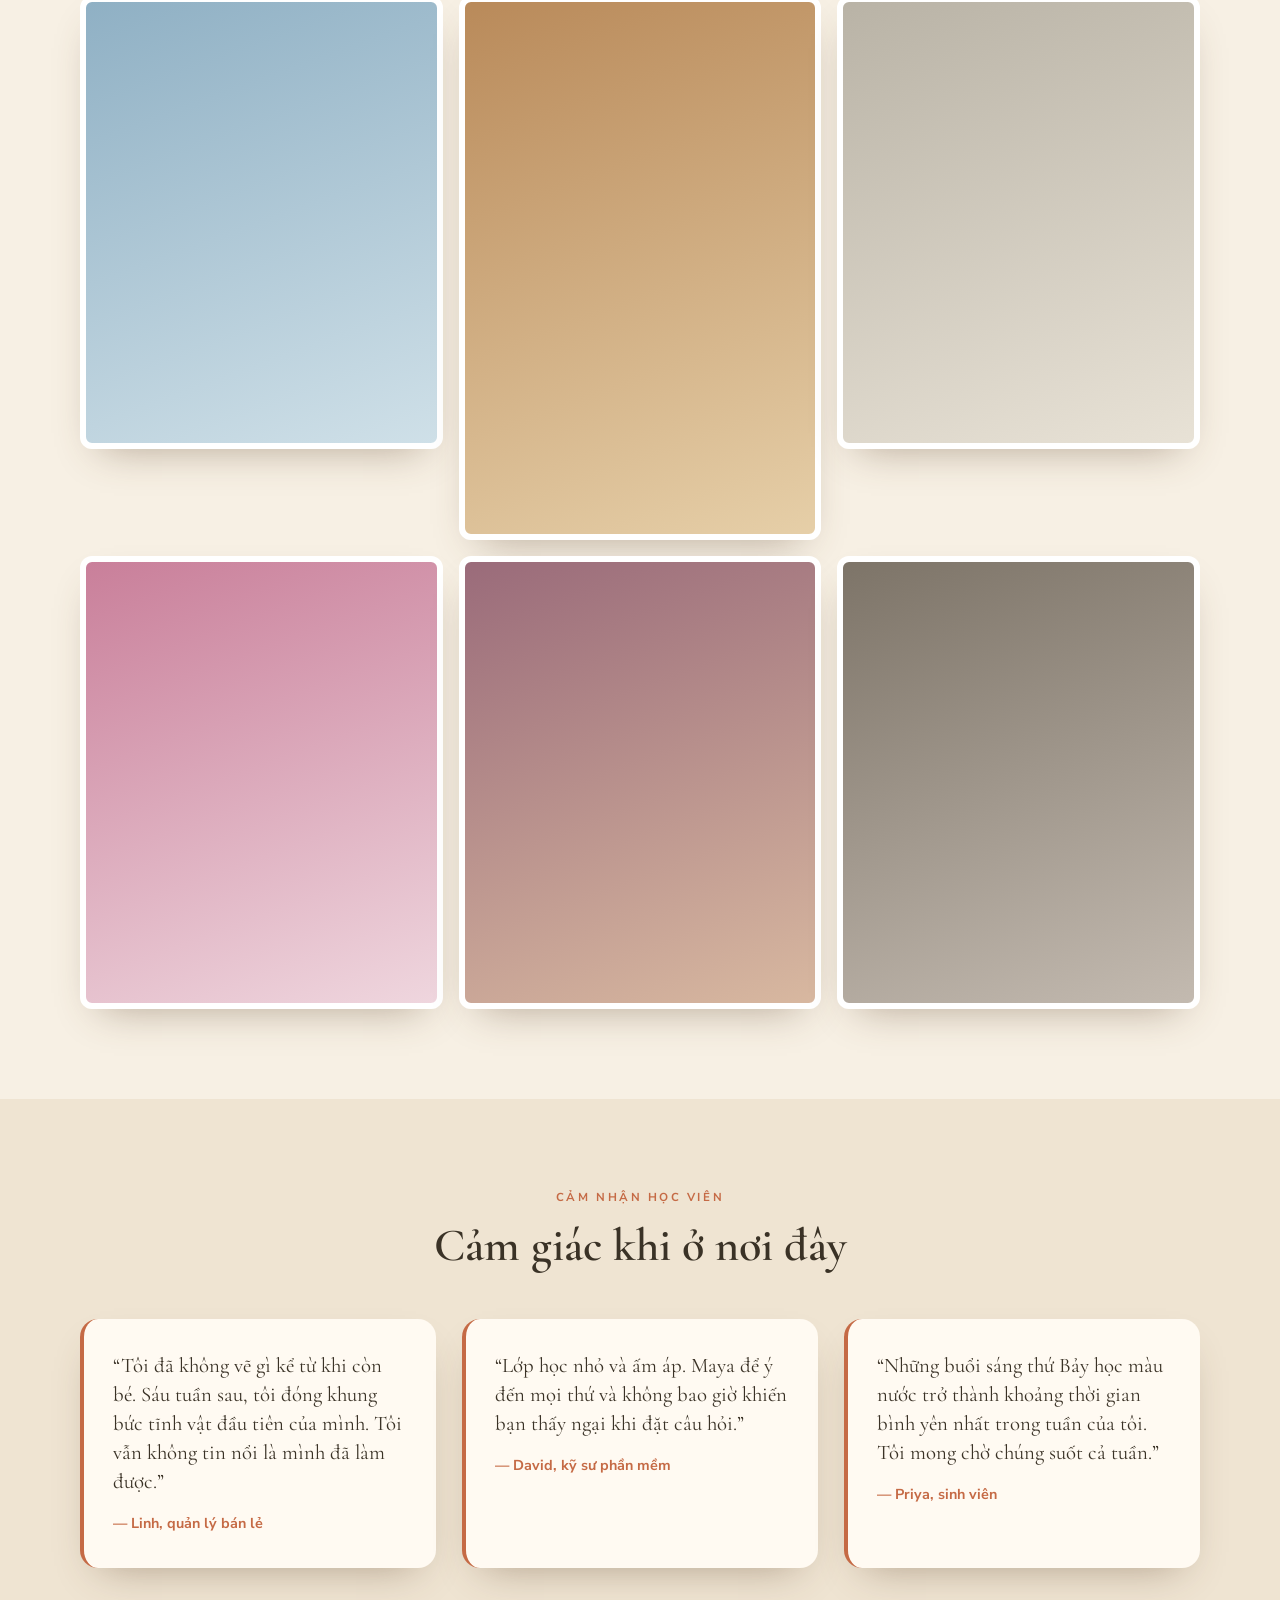
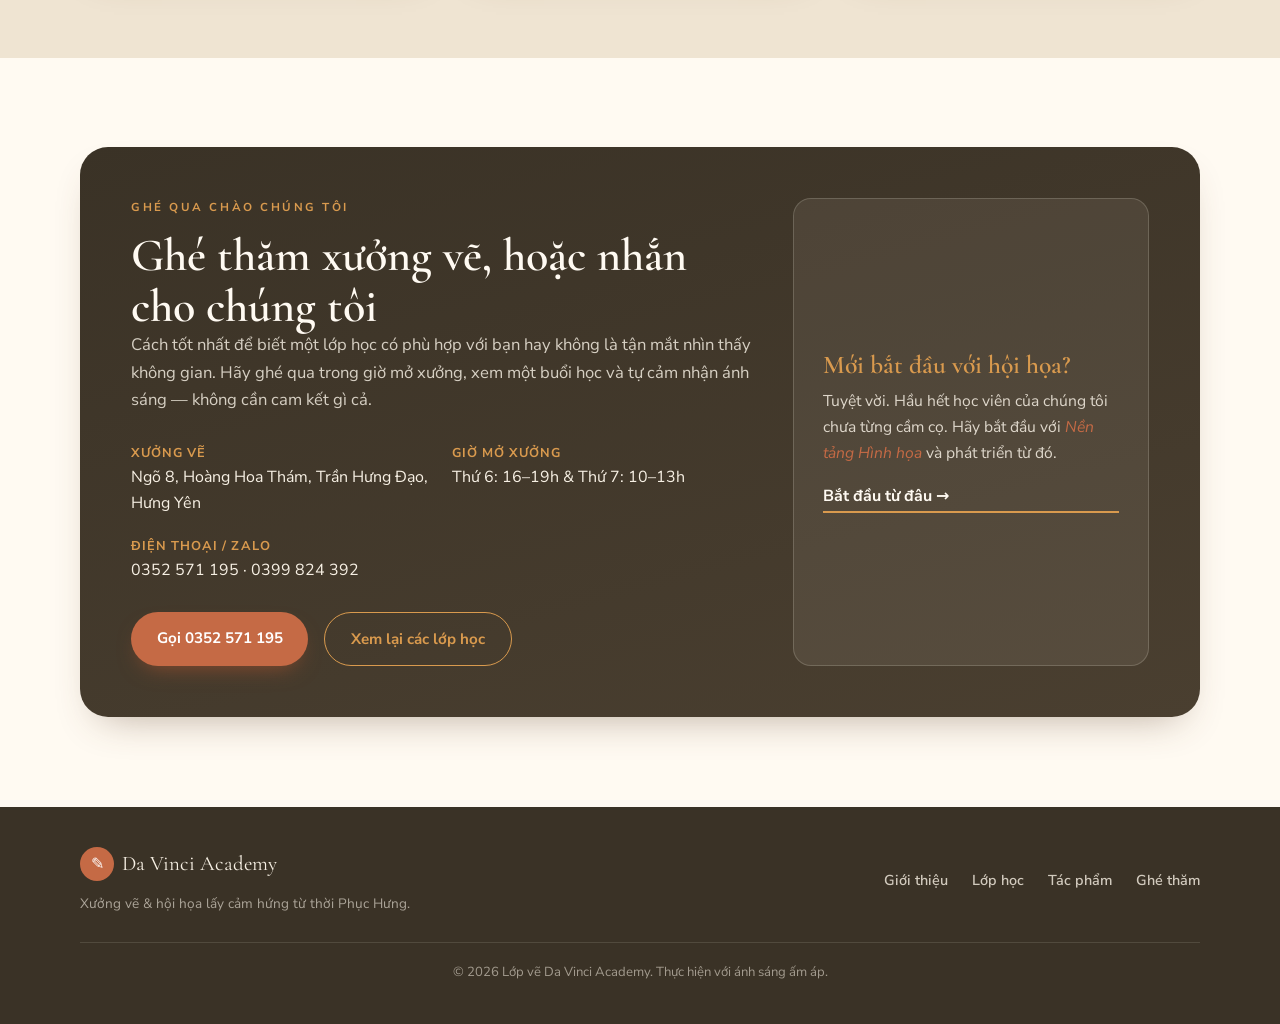
<file: studio.html>
<!DOCTYPE html>
<html lang="vi">
<head>
  <meta charset="UTF-8" />
  <meta name="viewport" content="width=device-width, initial-scale=1.0" />
  <meta name="description" content="Lớp vẽ Da Vinci Academy — xưởng vẽ & hội họa lấy cảm hứng từ thời Phục Hưng. Học ký họa, màu nước và sơn dầu trong những lớp nhỏ, thân thiện theo cách của các bậc thầy." />
  <title>Lớp vẽ Da Vinci Academy — Học vẽ &amp; Hội họa</title>
  <link rel="preconnect" href="https://fonts.googleapis.com" />
  <link rel="preconnect" href="https://fonts.gstatic.com" crossorigin />
  <link href="https://fonts.googleapis.com/css2?family=Cormorant+Garamond:ital,wght@0,500;0,600;1,500&family=Nunito+Sans:wght@400;600;700&display=swap" rel="stylesheet" />
  <link rel="stylesheet" href="styles.css" />
</head>
<body>
  <!-- ===== Header ===== -->
  <header class="site-header" id="top">
    <nav class="nav container">
      <a href="#top" class="brand">
        <span class="brand-mark">✎</span>
        Da&nbsp;Vinci&nbsp;Academy
      </a>
      <button class="nav-toggle" aria-label="Mở menu" aria-expanded="false">
        <span></span><span></span><span></span>
      </button>
      <ul class="nav-links">
        <li><a href="#about">Giới thiệu</a></li>
        <li><a href="#classes">Lớp học</a></li>
        <li><a href="#instructor">Giảng viên</a></li>
        <li><a href="#gallery">Tác phẩm</a></li>
        <li><a href="#voices">Cảm nhận</a></li>
        <li><a href="#visit" class="nav-cta">Ghé thăm</a></li>
      </ul>
    </nav>
  </header>

  <!-- ===== Hero ===== -->
  <section class="hero">
    <div class="container hero-inner">
      <div class="hero-copy reveal">
        <p class="eyebrow">Xưởng vẽ &amp; Hội họa phong cách Phục Hưng</p>
        <h1>Học như bậc thầy,<br /><em>vẽ theo cách của bạn.</em></h1>
        <p class="lede">
          Một xưởng vẽ lấy cảm hứng từ Leonardo da Vinci — nơi sự quan sát được đặt lên
          hàng đầu, kỹ thuật theo sau. Từ nét chì đầu tiên đến bức tranh hoàn chỉnh đầu
          tiên, chúng tôi đồng hành cùng bạn trong từng nét cọ.
        </p>
        <div class="hero-actions">
          <a href="#classes" class="btn btn-primary">Khám phá các lớp học</a>
          <a href="#gallery" class="btn btn-ghost">Xem tác phẩm học viên</a>
        </div>
        <ul class="hero-stats">
          <li><strong>8</strong><span>học viên mỗi lớp</span></li>
          <li><strong>3</strong><span>bộ môn giảng dạy</span></li>
          <li><strong>12+</strong><span>năm kinh nghiệm</span></li>
        </ul>
      </div>
      <div class="hero-art reveal">
        <div class="frame frame-lg">
          <div class="swatch s1"></div>
          <div class="swatch s2"></div>
          <div class="swatch s3"></div>
          <div class="brush">🖌️</div>
        </div>
        <div class="frame frame-sm">
          <div class="mini-sketch"></div>
        </div>
      </div>
    </div>
    <div class="hero-wave" aria-hidden="true"></div>
  </section>

  <!-- ===== About ===== -->
  <section class="section about" id="about">
    <div class="container about-grid">
      <div class="reveal">
        <p class="section-kicker">Triết lý của chúng tôi</p>
        <h2 class="section-title">Học từ cuốn sổ tay của bậc thầy.</h2>
        <p class="prose">
          Lớp vẽ Da Vinci Academy là một góc yên tĩnh giữa lòng thành phố, nơi người mới
          bắt đầu luôn được chào đón và sai lầm là một phần của niềm vui. Giống như Leonardo,
          chúng tôi bắt đầu từ sự tò mò và quan sát kỹ lưỡng — bởi bất kỳ ai cũng có thể học
          vẽ với sự kiên nhẫn, ánh sáng tốt và một chút động viên.
        </p>
        <p class="prose">
          Các lớp học của chúng tôi cố tình giữ quy mô nhỏ. Với không quá tám giá vẽ trong
          phòng, bạn nhận được sự quan tâm thật sự, những góp ý chân thành và đủ thời gian để
          tìm ra phong cách của riêng mình.
        </p>
        <ul class="feature-list">
          <li><span>◍</span> Cung cấp dụng cụ &amp; trà cho mỗi buổi học</li>
          <li><span>◍</span> Chào đón cả những người hoàn toàn mới bắt đầu</li>
          <li><span>◍</span> Ánh sáng tự nhiên hướng bắc suốt cả ngày</li>
        </ul>
      </div>
      <div class="about-cards reveal">
        <article class="chip-card">
          <div class="chip-icon">✏️</div>
          <h3>Vẽ nền tảng cơ bản</h3>
          <p>Đường nét, hình khối, sáng và tối — ngữ pháp của mọi tác phẩm bạn sẽ tạo ra.</p>
        </article>
        <article class="chip-card">
          <div class="chip-icon">🎨</div>
          <h3>Cảm nhận màu sắc sống động</h3>
          <p>Tự pha bảng màu của riêng bạn và hiểu vì sao một số màu lại hòa quyện bên nhau.</p>
        </article>
        <article class="chip-card">
          <div class="chip-icon">🖼️</div>
          <h3>Hoàn thành tác phẩm thật</h3>
          <p>Kết thúc mỗi khóa với những bức tranh đóng khung mà bạn thật sự tự hào treo lên.</p>
        </article>
      </div>
    </div>
  </section>

  <!-- ===== Classes ===== -->
  <section class="section classes" id="classes">
    <div class="container">
      <div class="section-head reveal">
        <p class="section-kicker">Chúng tôi dạy gì</p>
        <h2 class="section-title">Ba cách để bắt đầu hành trình của bạn</h2>
        <p class="section-sub">Tham gia một lớp, hoặc học qua cả ba khi sự tự tin của bạn lớn dần.</p>
      </div>
      <div class="class-grid">
        <article class="class-card reveal">
          <div class="class-tag">Phù hợp người mới</div>
          <h3>Nền tảng Hình họa</h3>
          <p>Chì, than &amp; mực. Làm chủ tỉ lệ, phối cảnh và đánh bóng trước khi cầm đến cọ.</p>
          <ul>
            <li>Ký họa dáng &amp; đường viền</li>
            <li>Sáng, tối &amp; khối</li>
            <li>Cơ bản về tĩnh vật &amp; chân dung</li>
          </ul>
          <div class="class-meta"><span>🕑 6 tuần</span><span>Thứ 3 &amp; Thứ 5</span></div>
        </article>

        <article class="class-card featured reveal">
          <div class="class-tag">Được yêu thích nhất</div>
          <h3>Hành trình Màu nước</h3>
          <p>Chất liệu trong trẻo và dễ tha thứ. Học cách để nước vẽ giúp bạn một nửa bức tranh.</p>
          <ul>
            <li>Loang màu, tạo bông &amp; vẽ ướt trên ướt</li>
            <li>Hoa lá &amp; phong cảnh phóng khoáng</li>
            <li>Tạo ánh sáng bằng cách chồng lớp</li>
          </ul>
          <div class="class-meta"><span>🕑 8 tuần</span><span>Sáng thứ 7</span></div>
        </article>

        <article class="class-card reveal">
          <div class="class-tag">Nâng cao</div>
          <h3>Xưởng Sơn dầu</h3>
          <p>Đậm đà, vượt thời gian và giàu chất cảm. Dựng một bức tranh từ lớp lót đến lớp phủ hoàn thiện.</p>
          <ul>
            <li>Pha màu &amp; lý thuyết màu sắc</li>
            <li>Kỹ thuật vẽ nhanh &amp; vẽ chồng lớp</li>
            <li>Bức tranh cuối được hướng dẫn riêng</li>
          </ul>
          <div class="class-meta"><span>🕑 10 tuần</span><span>Tối thứ 4</span></div>
        </article>
      </div>
    </div>
  </section>

  <!-- ===== Instructor ===== -->
  <section class="section instructor" id="instructor">
    <div class="container instructor-grid">
      <div class="instructor-portrait reveal">
        <div class="portrait">
          <span class="portrait-initial">M</span>
        </div>
        <div class="portrait-badge">✦ Người sáng lập &amp; Dẫn dắt</div>
      </div>
      <div class="reveal">
        <p class="section-kicker">Gặp gỡ giảng viên</p>
        <h2 class="section-title">Maya Trần</h2>
        <p class="prose">
          Maya đã dành hơn một thập kỷ giúp những người lần đầu còn e ngại nhận ra rằng họ
          thật sự có thể vẽ. Được đào tạo về hình họa cổ điển và say mê màu nước, cô giảng
          dạy theo cách mà cô từng ước mình được học — chậm rãi, ân cần và tràn đầy tiếng cười.
        </p>
        <p class="prose">
          “Tôi không muốn biến bạn thành nghệ sĩ. Tôi chỉ muốn nhắc bạn rằng bạn vốn đã là một nghệ sĩ rồi.”
        </p>
        <ul class="feature-list two-col">
          <li><span>◍</span> Đào tạo tại xưởng vẽ cổ điển</li>
          <li><span>◍</span> Họa sĩ màu nước từng triển lãm</li>
          <li><span>◍</span> Đã giảng dạy hơn 500 học viên</li>
          <li><span>◍</span> Kiên nhẫn với người mới hoàn toàn</li>
        </ul>
      </div>
    </div>
  </section>

  <!-- ===== Gallery ===== -->
  <section class="section gallery" id="gallery">
    <div class="container">
      <div class="section-head reveal">
        <p class="section-kicker">Từ giá vẽ của chúng tôi</p>
        <h2 class="section-title">Tác phẩm từ những người mới thực thụ</h2>
        <p class="section-sub">Mỗi tác phẩm dưới đây đều bắt đầu từ một người từng nghĩ “mình chẳng biết vẽ gì cả.”</p>
      </div>
      <div class="gallery-grid">
        <figure class="art-tile g1 reveal"><figcaption>Bến cảng buổi sáng · màu nước</figcaption></figure>
        <figure class="art-tile g2 reveal"><figcaption>Tĩnh vật với những quả lê · sơn dầu</figcaption></figure>
        <figure class="art-tile g3 reveal"><figcaption>Nghiên cứu bằng chì · chì graphite</figcaption></figure>
        <figure class="art-tile g4 reveal"><figcaption>Hoa dại · màu nước</figcaption></figure>
        <figure class="art-tile g5 reveal"><figcaption>Mái nhà buổi chiều · sơn dầu</figcaption></figure>
        <figure class="art-tile g6 reveal"><figcaption>Chân dung tự họa · than chì</figcaption></figure>
      </div>
    </div>
  </section>

  <!-- ===== Testimonials ===== -->
  <section class="section voices" id="voices">
    <div class="container">
      <div class="section-head reveal">
        <p class="section-kicker">Cảm nhận học viên</p>
        <h2 class="section-title">Cảm giác khi ở nơi đây</h2>
      </div>
      <div class="quote-grid">
        <blockquote class="reveal">
          <p>“Tôi đã không vẽ gì kể từ khi còn bé. Sáu tuần sau, tôi đóng khung bức tĩnh vật đầu tiên của mình. Tôi vẫn không tin nổi là mình đã làm được.”</p>
          <footer>— Linh, quản lý bán lẻ</footer>
        </blockquote>
        <blockquote class="reveal">
          <p>“Lớp học nhỏ và ấm áp. Maya để ý đến mọi thứ và không bao giờ khiến bạn thấy ngại khi đặt câu hỏi.”</p>
          <footer>— David, kỹ sư phần mềm</footer>
        </blockquote>
        <blockquote class="reveal">
          <p>“Những buổi sáng thứ Bảy học màu nước trở thành khoảng thời gian bình yên nhất trong tuần của tôi. Tôi mong chờ chúng suốt cả tuần.”</p>
          <footer>— Priya, sinh viên</footer>
        </blockquote>
      </div>
    </div>
  </section>

  <!-- ===== Visit / Info CTA ===== -->
  <section class="section visit" id="visit">
    <div class="container visit-card reveal">
      <div class="visit-copy">
        <p class="section-kicker light">Ghé qua chào chúng tôi</p>
        <h2 class="section-title">Ghé thăm xưởng vẽ, hoặc nhắn cho chúng tôi</h2>
        <p class="prose">
          Cách tốt nhất để biết một lớp học có phù hợp với bạn hay không là tận mắt nhìn thấy
          không gian. Hãy ghé qua trong giờ mở xưởng, xem một buổi học và tự cảm nhận ánh sáng
          — không cần cam kết gì cả.
        </p>
        <div class="visit-details">
          <div><strong>Xưởng vẽ</strong><span>Ngõ 8, Hoàng Hoa Thám, Trần Hưng Đạo, Hưng Yên</span></div>
          <div><strong>Giờ mở xưởng</strong><span>Thứ 6: 16–19h &amp; Thứ 7: 10–13h</span></div>
          <div><strong>Điện thoại / Zalo</strong><span>0352 571 195 · 0399 824 392</span></div>
        </div>
        <div class="visit-actions">
          <a href="tel:0352571195" class="btn btn-primary">Gọi 0352 571 195</a>
          <a href="#classes" class="btn btn-ghost light">Xem lại các lớp học</a>
        </div>
      </div>
      <div class="visit-note">
        <div class="note-card">
          <h3>Mới bắt đầu với hội họa?</h3>
          <p>Tuyệt vời. Hầu hết học viên của chúng tôi chưa từng cầm cọ. Hãy bắt đầu với <em>Nền tảng Hình họa</em> và phát triển từ đó.</p>
          <a href="#classes" class="note-link">Bắt đầu từ đâu →</a>
        </div>
      </div>
    </div>
  </section>

  <!-- ===== Footer ===== -->
  <footer class="site-footer">
    <div class="container footer-inner">
      <div class="footer-brand">
        <span class="brand-mark">✎</span> Da&nbsp;Vinci&nbsp;Academy
        <p>Xưởng vẽ &amp; hội họa lấy cảm hứng từ thời Phục Hưng.</p>
      </div>
      <nav class="footer-nav">
        <a href="#about">Giới thiệu</a>
        <a href="#classes">Lớp học</a>
        <a href="#gallery">Tác phẩm</a>
        <a href="#visit">Ghé thăm</a>
      </nav>
      <p class="footer-copy">© <span id="year"></span> Lớp vẽ Da Vinci Academy. Thực hiện với ánh sáng ấm áp.</p>
    </div>
  </footer>

  <script src="script.js"></script>
</body>
</html>
</file>
<file: styles.css>
/* ===== Design tokens ===== */
:root {
  --cream: #f7f0e4;
  --cream-2: #efe4d2;
  --paper: #fffaf2;
  --ink: #3a3226;
  --ink-soft: #6b5f4d;
  --terracotta: #c56a45;
  --terracotta-dark: #a9532f;
  --ochre: #d99a4e;
  --sage: #7c8763;
  --plum: #7a5a6a;
  --line: #e2d5bf;
  --shadow: 0 18px 40px -20px rgba(90, 65, 40, 0.45);
  --radius: 18px;
  --serif: "Cormorant Garamond", Georgia, serif;
  --sans: "Nunito Sans", system-ui, sans-serif;
}

* { box-sizing: border-box; margin: 0; padding: 0; }

html { scroll-behavior: smooth; }

body {
  font-family: var(--sans);
  color: var(--ink);
  background: var(--cream);
  line-height: 1.65;
  -webkit-font-smoothing: antialiased;
}

.container { width: min(1120px, 92%); margin-inline: auto; }

img { max-width: 100%; display: block; }

a { color: inherit; text-decoration: none; }

em { font-style: italic; color: var(--terracotta); }

/* ===== Typography ===== */
h1, h2, h3 { font-family: var(--serif); font-weight: 600; line-height: 1.1; color: var(--ink); }

.section-kicker {
  font-family: var(--sans);
  text-transform: uppercase;
  letter-spacing: 0.22em;
  font-size: 0.72rem;
  font-weight: 700;
  color: var(--terracotta);
  margin-bottom: 0.8rem;
}
.section-kicker.light { color: var(--ochre); }

.section-title { font-size: clamp(1.8rem, 3.6vw, 2.9rem); }

.section-sub { color: var(--ink-soft); font-size: 1.05rem; margin-top: 0.6rem; }

.prose { color: var(--ink-soft); margin-bottom: 1rem; font-size: 1.04rem; }

/* ===== Buttons ===== */
.btn {
  display: inline-block;
  padding: 0.85rem 1.6rem;
  border-radius: 999px;
  font-weight: 700;
  font-size: 0.95rem;
  transition: transform 0.2s ease, box-shadow 0.2s ease, background 0.2s ease;
  cursor: pointer;
}
.btn-primary {
  background: var(--terracotta);
  color: #fff;
  box-shadow: 0 10px 22px -10px rgba(165, 83, 47, 0.8);
}
.btn-primary:hover { background: var(--terracotta-dark); transform: translateY(-2px); }
.btn-ghost {
  border: 1.5px solid var(--terracotta);
  color: var(--terracotta);
}
.btn-ghost:hover { background: rgba(197, 106, 69, 0.08); transform: translateY(-2px); }
.btn-ghost.light { border-color: var(--ochre); color: var(--ochre); }
.btn-ghost.light:hover { background: rgba(217, 154, 78, 0.12); }

/* ===== Header ===== */
.site-header {
  position: sticky;
  top: 0;
  z-index: 50;
  background: rgba(247, 240, 228, 0.82);
  backdrop-filter: blur(10px);
  border-bottom: 1px solid var(--line);
}
.nav { display: flex; align-items: center; justify-content: space-between; padding: 0.9rem 0; }
.brand {
  font-family: var(--serif);
  font-size: 1.4rem;
  font-weight: 600;
  display: flex;
  align-items: center;
  gap: 0.5rem;
}
.brand-mark {
  display: grid;
  place-items: center;
  width: 34px; height: 34px;
  background: var(--terracotta);
  color: #fff;
  border-radius: 50%;
  font-size: 1rem;
}
.nav-links { list-style: none; display: flex; gap: 1.8rem; align-items: center; }
.nav-links a { font-weight: 600; font-size: 0.95rem; color: var(--ink-soft); transition: color 0.2s; }
.nav-links a:hover { color: var(--terracotta); }
.nav-cta {
  background: var(--ink);
  color: var(--cream) !important;
  padding: 0.55rem 1.1rem;
  border-radius: 999px;
}
.nav-cta:hover { background: var(--terracotta) !important; }

.nav-toggle { display: none; flex-direction: column; gap: 5px; background: none; border: 0; cursor: pointer; }
.nav-toggle span { width: 26px; height: 2.5px; background: var(--ink); border-radius: 2px; transition: 0.3s; }

/* ===== Hero ===== */
.hero { position: relative; padding: clamp(3rem, 7vw, 6rem) 0 5rem; overflow: hidden; }
.hero::before {
  content: "";
  position: absolute; inset: 0;
  background:
    radial-gradient(circle at 82% 18%, rgba(217, 154, 78, 0.22), transparent 45%),
    radial-gradient(circle at 12% 80%, rgba(124, 135, 99, 0.18), transparent 45%);
  pointer-events: none;
}
.hero-inner { position: relative; display: grid; grid-template-columns: 1.1fr 0.9fr; gap: 3rem; align-items: center; }
.eyebrow {
  text-transform: uppercase; letter-spacing: 0.24em; font-size: 0.78rem;
  font-weight: 700; color: var(--terracotta); margin-bottom: 1rem;
}
.hero h1 { font-size: clamp(2.6rem, 5.5vw, 4.4rem); margin-bottom: 1.2rem; }
.lede { font-size: 1.18rem; color: var(--ink-soft); max-width: 34ch; margin-bottom: 2rem; }
.hero-actions { display: flex; gap: 1rem; flex-wrap: wrap; margin-bottom: 2.6rem; }
.hero-stats { list-style: none; display: flex; gap: 2.2rem; }
.hero-stats li { display: flex; flex-direction: column; }
.hero-stats strong { font-family: var(--serif); font-size: 1.9rem; color: var(--terracotta); line-height: 1; }
.hero-stats span { font-size: 0.82rem; color: var(--ink-soft); }

/* Hero artwork */
.hero-art { position: relative; height: 420px; }
.frame {
  position: absolute;
  background: var(--paper);
  border: 10px solid #fff;
  box-shadow: var(--shadow);
  border-radius: 6px;
}
.frame-lg {
  width: 78%; height: 88%; right: 0; top: 0;
  padding: 1.4rem; overflow: hidden;
  display: grid; place-items: center;
  transform: rotate(2.5deg);
}
.frame-sm {
  width: 42%; height: 46%; left: 0; bottom: -10px;
  transform: rotate(-5deg);
  display: grid; place-items: center;
}
.swatch { position: absolute; border-radius: 50%; filter: blur(2px); opacity: 0.9; }
.s1 { width: 150px; height: 150px; background: var(--terracotta); top: 20%; left: 18%; }
.s2 { width: 120px; height: 120px; background: var(--ochre); bottom: 18%; right: 20%; mix-blend-mode: multiply; }
.s3 { width: 100px; height: 100px; background: var(--sage); top: 45%; right: 15%; mix-blend-mode: multiply; }
.brush { position: relative; font-size: 3.4rem; transform: rotate(-15deg); z-index: 2; animation: sway 4s ease-in-out infinite; }
.mini-sketch {
  width: 80%; height: 78%;
  background:
    repeating-linear-gradient(45deg, transparent 0 8px, rgba(58,50,38,0.08) 8px 9px),
    linear-gradient(160deg, var(--cream-2), var(--paper));
  border-radius: 4px;
}
@keyframes sway { 0%,100% { transform: rotate(-15deg); } 50% { transform: rotate(-8deg) translateY(-6px); } }

.hero-wave {
  position: absolute; bottom: -1px; left: 0; right: 0; height: 60px;
  background: var(--paper);
  clip-path: polygon(0 55%, 100% 0, 100% 100%, 0 100%);
}

/* ===== Section base ===== */
.section { padding: clamp(3.5rem, 7vw, 6rem) 0; }
.section-head { text-align: center; max-width: 640px; margin: 0 auto 3rem; }

/* ===== About ===== */
.about { background: var(--paper); }
.about-grid { display: grid; grid-template-columns: 1fr 1fr; gap: 3.5rem; align-items: center; }
.feature-list { list-style: none; margin-top: 1.5rem; display: grid; gap: 0.7rem; }
.feature-list li { display: flex; align-items: center; gap: 0.7rem; font-weight: 600; color: var(--ink); }
.feature-list span { color: var(--terracotta); }
.feature-list.two-col { grid-template-columns: 1fr 1fr; }

.about-cards { display: grid; gap: 1.2rem; }
.chip-card {
  background: var(--cream);
  border: 1px solid var(--line);
  border-radius: var(--radius);
  padding: 1.5rem;
  transition: transform 0.25s, box-shadow 0.25s;
}
.chip-card:hover { transform: translateY(-4px); box-shadow: var(--shadow); }
.chip-icon { font-size: 1.8rem; margin-bottom: 0.5rem; }
.chip-card h3 { font-size: 1.4rem; margin-bottom: 0.3rem; }
.chip-card p { color: var(--ink-soft); font-size: 0.98rem; }

/* ===== Classes ===== */
.class-grid { display: grid; grid-template-columns: repeat(3, 1fr); gap: 1.6rem; }
.class-card {
  background: var(--paper);
  border: 1px solid var(--line);
  border-radius: var(--radius);
  padding: 2rem 1.8rem;
  display: flex; flex-direction: column;
  transition: transform 0.25s, box-shadow 0.25s;
}
.class-card:hover { transform: translateY(-6px); box-shadow: var(--shadow); }
.class-card.featured {
  background: linear-gradient(170deg, var(--ink), #4a3f30);
  color: var(--cream);
  border-color: transparent;
  transform: scale(1.03);
}
.class-card.featured:hover { transform: scale(1.03) translateY(-6px); }
.class-card.featured h3 { color: var(--paper); }
.class-card.featured p { color: rgba(247,240,228,0.85); }
.class-card.featured .class-tag { background: var(--ochre); color: var(--ink); }
.class-card.featured ul li { color: rgba(247,240,228,0.9); }
.class-card.featured .class-meta { border-color: rgba(247,240,228,0.25); color: rgba(247,240,228,0.85); }

.class-tag {
  align-self: flex-start;
  background: rgba(197,106,69,0.14);
  color: var(--terracotta);
  font-size: 0.72rem;
  font-weight: 700;
  text-transform: uppercase;
  letter-spacing: 0.1em;
  padding: 0.3rem 0.75rem;
  border-radius: 999px;
  margin-bottom: 1rem;
}
.class-card h3 { font-size: 1.6rem; margin-bottom: 0.5rem; }
.class-card > p { color: var(--ink-soft); margin-bottom: 1.2rem; }
.class-card ul { list-style: none; display: grid; gap: 0.5rem; margin-bottom: 1.4rem; }
.class-card ul li { position: relative; padding-left: 1.3rem; font-size: 0.96rem; color: var(--ink-soft); }
.class-card ul li::before { content: "✦"; position: absolute; left: 0; color: var(--ochre); }
.class-meta {
  margin-top: auto;
  display: flex; justify-content: space-between;
  border-top: 1px solid var(--line);
  padding-top: 1rem;
  font-size: 0.86rem; font-weight: 600; color: var(--ink-soft);
}

/* ===== Instructor ===== */
.instructor { background: var(--paper); }
.instructor-grid { display: grid; grid-template-columns: 0.8fr 1.2fr; gap: 3.5rem; align-items: center; }
.instructor-portrait { position: relative; display: grid; place-items: center; }
.portrait {
  width: 260px; height: 320px;
  border-radius: 140px 140px 20px 20px;
  background: linear-gradient(160deg, var(--terracotta), var(--ochre));
  display: grid; place-items: center;
  box-shadow: var(--shadow);
  border: 8px solid #fff;
}
.portrait-initial { font-family: var(--serif); font-size: 6rem; color: #fff; opacity: 0.9; }
.portrait-badge {
  position: absolute; bottom: 10px; right: 6px;
  background: var(--ink); color: var(--cream);
  padding: 0.5rem 1rem; border-radius: 999px;
  font-size: 0.8rem; font-weight: 700;
  box-shadow: var(--shadow);
}

/* ===== Gallery ===== */
.gallery-grid { display: grid; grid-template-columns: repeat(3, 1fr); gap: 1rem; }
.art-tile {
  position: relative;
  aspect-ratio: 4 / 5;
  border-radius: 12px;
  overflow: hidden;
  border: 6px solid #fff;
  box-shadow: var(--shadow);
  display: flex; align-items: flex-end;
}
.art-tile figcaption {
  width: 100%;
  padding: 0.8rem 1rem;
  background: linear-gradient(transparent, rgba(30, 24, 16, 0.75));
  color: var(--cream);
  font-size: 0.85rem; font-weight: 600;
  opacity: 0; transform: translateY(10px);
  transition: 0.3s;
}
.art-tile:hover figcaption { opacity: 1; transform: translateY(0); }
.art-tile:nth-child(2) { aspect-ratio: 4 / 6; }
.g1 { background: linear-gradient(160deg, #8fb0c4, #cfe0e8); }
.g2 { background: linear-gradient(160deg, #b98a5a, #e6cfa8); }
.g3 { background: linear-gradient(160deg, #b9b3a6, #e8e2d6); }
.g4 { background: linear-gradient(160deg, #c97f9a, #efd6de); }
.g5 { background: linear-gradient(160deg, #9a6b7a, #d8b8a0); }
.g6 { background: linear-gradient(160deg, #7d7468, #c3bab0); }

/* ===== Testimonials ===== */
.voices { background: var(--cream-2); }
.quote-grid { display: grid; grid-template-columns: repeat(3, 1fr); gap: 1.6rem; }
.quote-grid blockquote {
  background: var(--paper);
  border-radius: var(--radius);
  padding: 2rem 1.8rem;
  border-left: 4px solid var(--terracotta);
  box-shadow: var(--shadow);
}
.quote-grid p { font-family: var(--serif); font-size: 1.3rem; line-height: 1.4; color: var(--ink); margin-bottom: 1rem; }
.quote-grid footer { font-family: var(--sans); font-weight: 700; font-size: 0.9rem; color: var(--terracotta); }

/* ===== Visit ===== */
.visit { background: var(--paper); }
.visit-card {
  display: grid; grid-template-columns: 1.4fr 0.8fr; gap: 2.5rem;
  background: linear-gradient(165deg, var(--ink), #4a3f30);
  color: var(--cream);
  border-radius: 28px;
  padding: clamp(2rem, 4vw, 3.5rem);
  box-shadow: var(--shadow);
}
.visit-card .section-title { color: var(--paper); }
.visit-card .prose { color: rgba(247,240,228,0.82); }
.visit-details { display: grid; grid-template-columns: 1fr 1fr; gap: 1.2rem; margin: 1.8rem 0; }
.visit-details div { display: flex; flex-direction: column; }
.visit-details strong { color: var(--ochre); font-size: 0.8rem; text-transform: uppercase; letter-spacing: 0.08em; }
.visit-details span { color: var(--cream); }
.visit-actions { display: flex; gap: 1rem; flex-wrap: wrap; }
.note-card {
  background: rgba(247,240,228,0.08);
  border: 1px solid rgba(247,240,228,0.18);
  border-radius: var(--radius);
  padding: 1.8rem;
  height: 100%;
  display: flex; flex-direction: column; justify-content: center;
}
.note-card h3 { color: var(--ochre); font-size: 1.6rem; margin-bottom: 0.6rem; }
.note-card p { color: rgba(247,240,228,0.85); font-size: 0.98rem; margin-bottom: 1rem; }
.note-link { font-weight: 700; color: var(--paper); border-bottom: 2px solid var(--ochre); padding-bottom: 2px; }

/* ===== Footer ===== */
.site-footer { background: var(--ink); color: var(--cream); padding: 2.5rem 0; }
.footer-inner { display: flex; align-items: center; justify-content: space-between; flex-wrap: wrap; gap: 1.2rem; }
.footer-brand { font-family: var(--serif); font-size: 1.3rem; display: flex; align-items: center; gap: 0.5rem; flex-wrap: wrap; }
.footer-brand p { flex-basis: 100%; font-family: var(--sans); font-size: 0.85rem; color: rgba(247,240,228,0.6); margin-top: 0.2rem; }
.footer-nav { display: flex; gap: 1.5rem; }
.footer-nav a { color: rgba(247,240,228,0.8); font-weight: 600; font-size: 0.9rem; }
.footer-nav a:hover { color: var(--ochre); }
.footer-copy { font-size: 0.82rem; color: rgba(247,240,228,0.55); flex-basis: 100%; text-align: center; border-top: 1px solid rgba(247,240,228,0.12); padding-top: 1.2rem; margin-top: 0.5rem; }

/* ===== Reveal animation ===== */
.reveal { opacity: 0; transform: translateY(24px); transition: opacity 0.7s ease, transform 0.7s ease; }
.reveal.in { opacity: 1; transform: translateY(0); }

/* ===== Responsive ===== */
@media (max-width: 900px) {
  .hero-inner, .about-grid, .instructor-grid, .visit-card { grid-template-columns: 1fr; }
  .hero-art { height: 340px; margin-top: 1rem; }
  .class-grid, .gallery-grid, .quote-grid { grid-template-columns: 1fr 1fr; }
  .class-card.featured { transform: none; }
  .class-card.featured:hover { transform: translateY(-6px); }
  .visit-details { grid-template-columns: 1fr 1fr; }
}

@media (max-width: 620px) {
  .nav-links {
    position: absolute; top: 100%; left: 0; right: 0;
    flex-direction: column; gap: 0;
    background: var(--paper);
    border-bottom: 1px solid var(--line);
    max-height: 0; overflow: hidden;
    transition: max-height 0.35s ease;
  }
  .nav-links.open { max-height: 420px; }
  .nav-links li { width: 100%; text-align: center; border-top: 1px solid var(--line); }
  .nav-links a { display: block; padding: 0.9rem 0; }
  .nav-cta { border-radius: 0; }
  .nav-toggle { display: flex; }
  .class-grid, .gallery-grid, .quote-grid, .feature-list.two-col, .visit-details { grid-template-columns: 1fr; }
  .hero-stats { gap: 1.4rem; }
  .footer-inner { flex-direction: column; text-align: center; }
}
</file>
